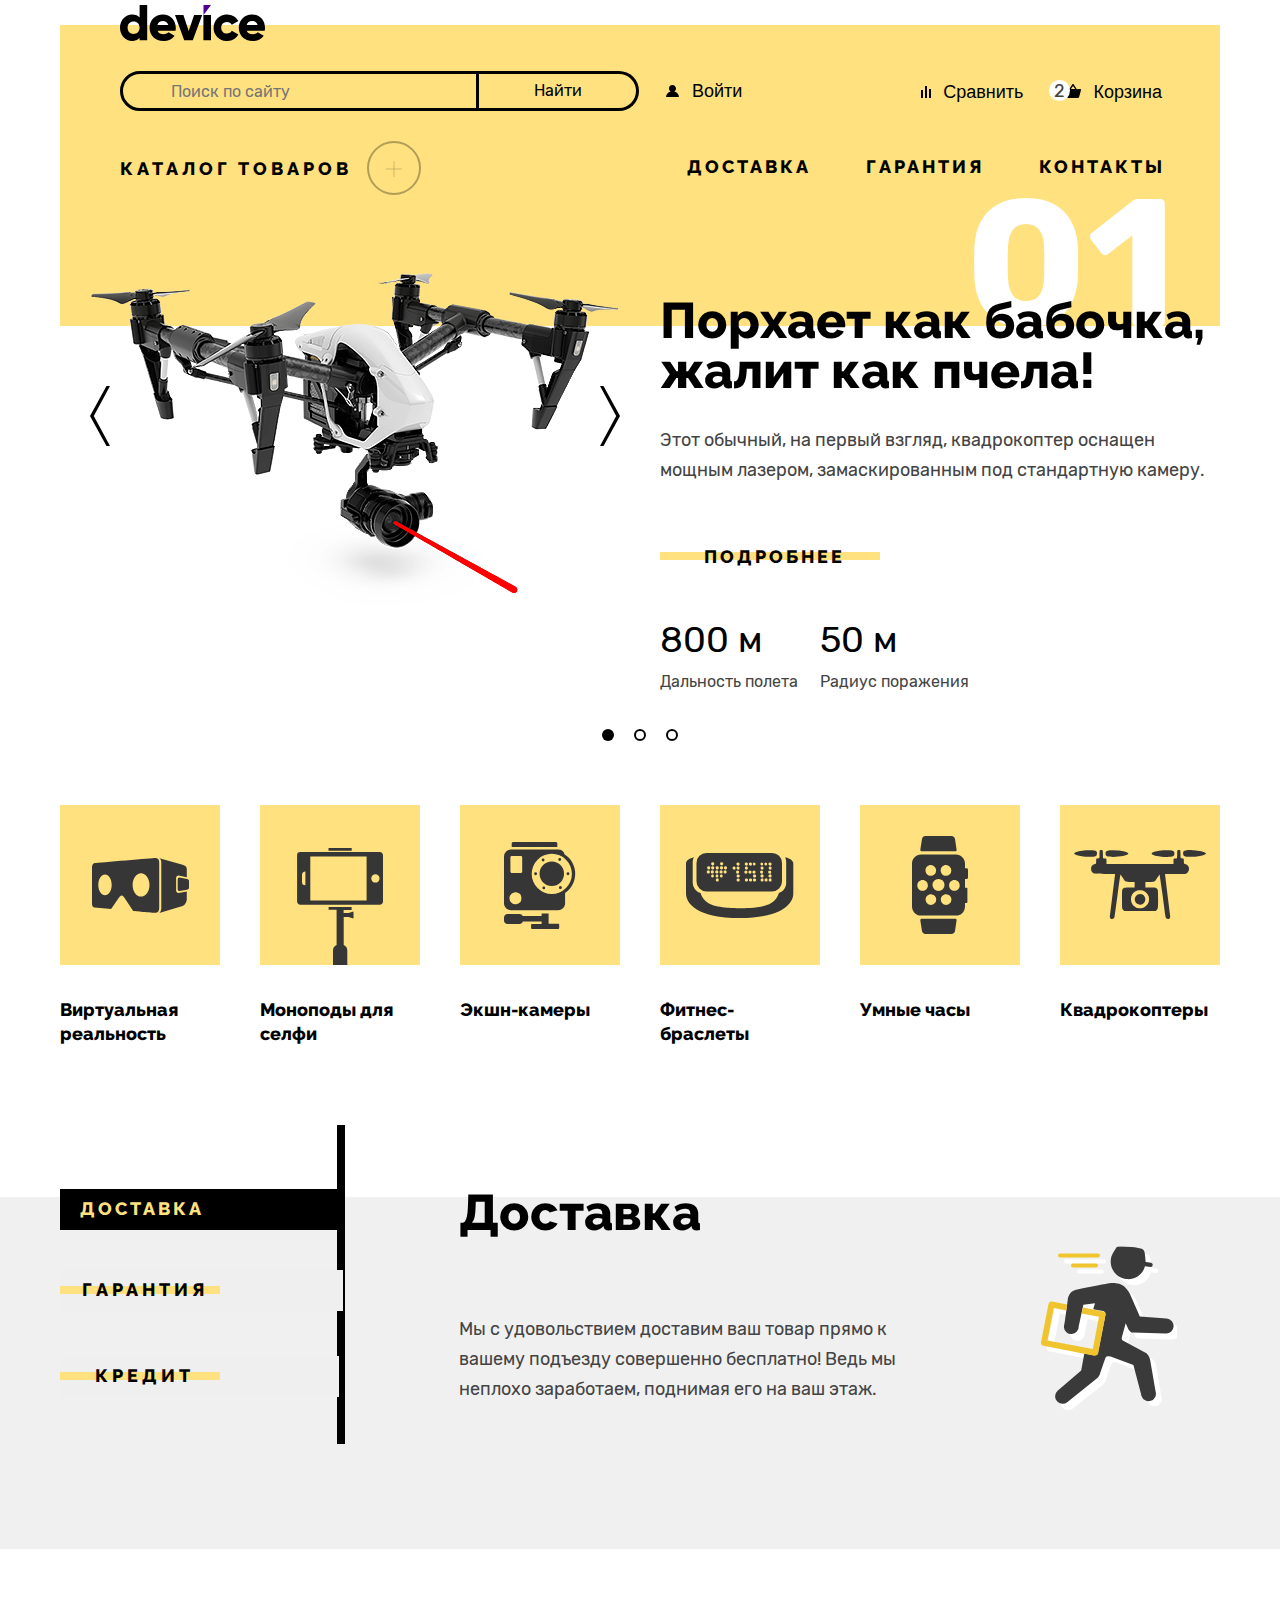
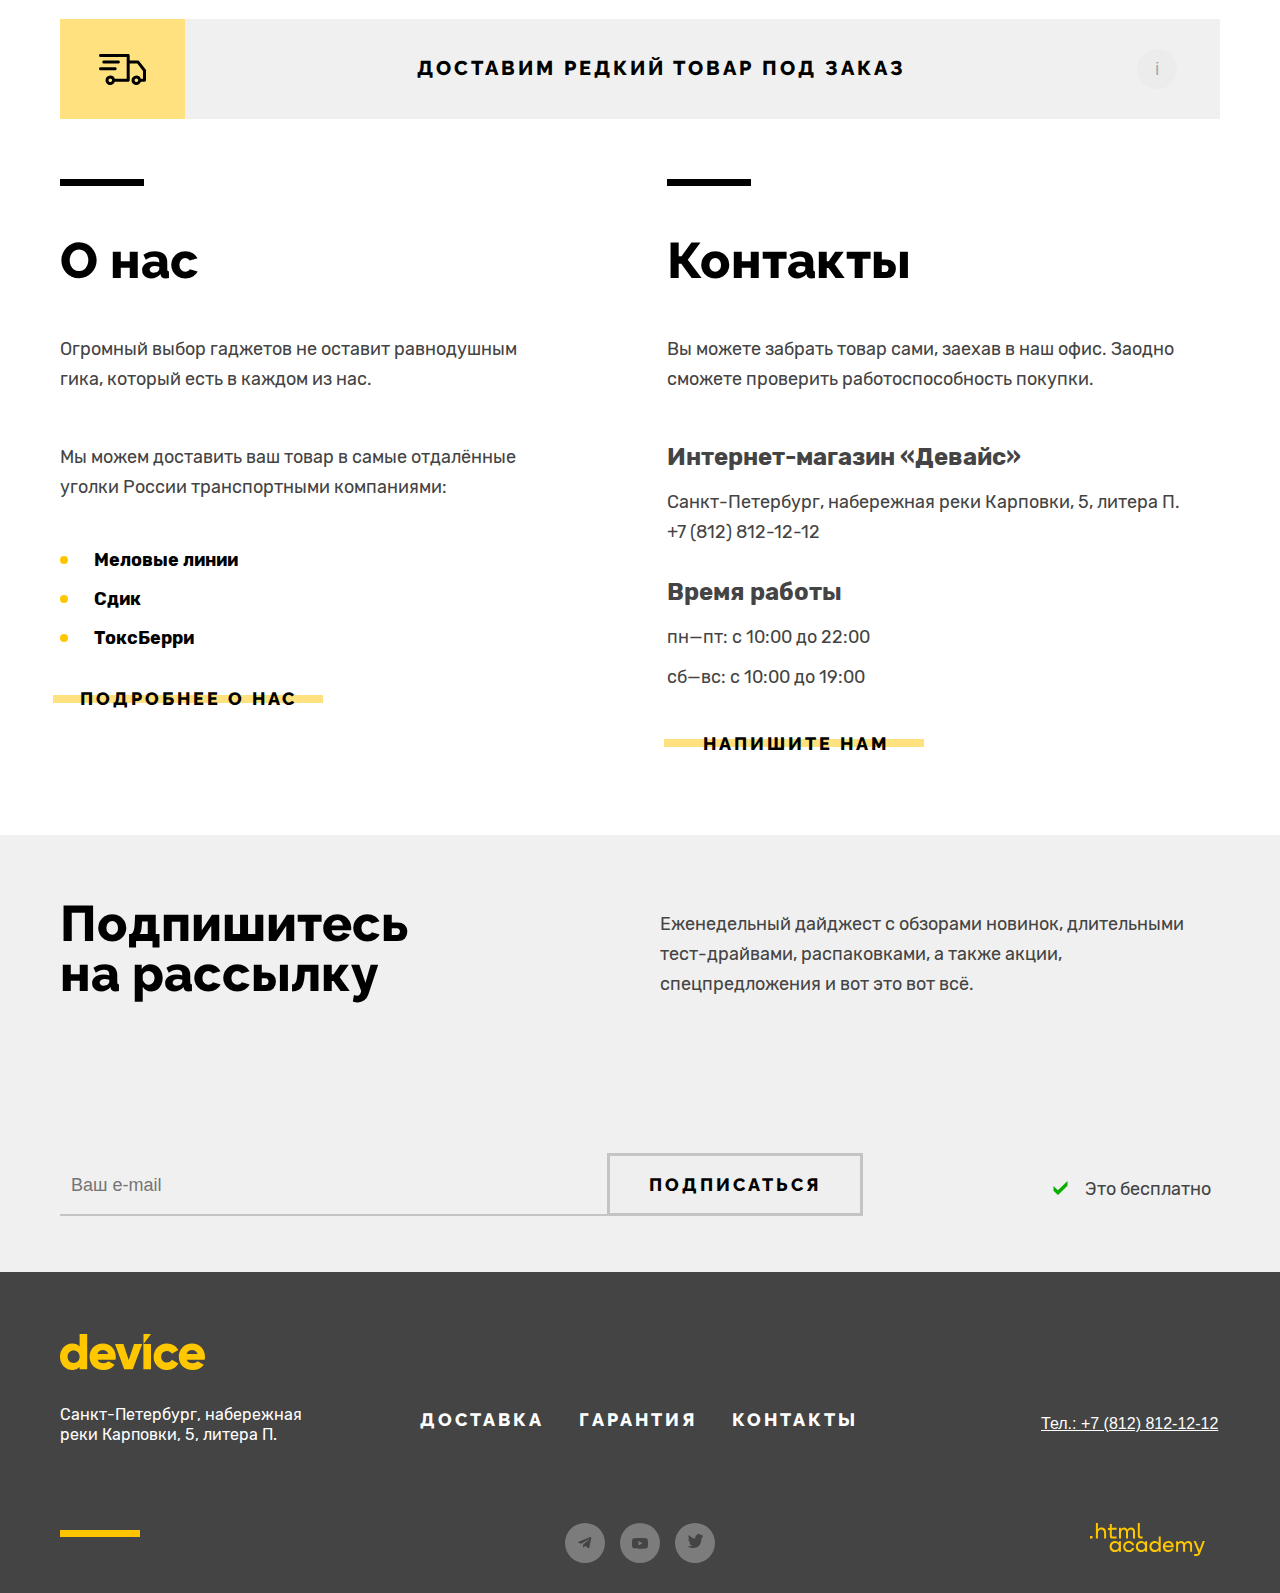
<file: index.html>
<!DOCTYPE html>
<html lang="ru">
  <head>
    <meta charset="utf-8">
    <title>HTML Academy: Девайс</title>
    <link rel="stylesheet" href="styles/styles.css">
    <link rel="icon" type="image/png" sizes="32x32" href="images/favicon.png">
  </head>
  <body>
  <div class="page-container">
   <div class="up">
    <a class="up-link" href="#"><svg class="device-logo" width="145" height="36" fill="none" xmlns="http://www.w3.org/2000/svg"><path d="M27.2 0v35.3h-7.6v-2.4a9.5 9.5 0 0 1-7.5 3.1C5.5 36 0 30.2 0 22.7 0 15.2 5.5 9.4 12.1 9.4c3.4 0 6 1.2 7.5 3.1V0h7.6zm-7.6 22.7c0-3.8-2.5-6.2-6-6.2s-6 2.4-6 6.2c0 3.8 2.5 6.2 6 6.2 3.5-.1 6-2.4 6-6.2zM43.7 29.2c2.1 0 3.8-.8 4.8-1.9l6.1 3.5a13 13 0 0 1-11 5.2c-8.6 0-14-5.8-14-13.3C29.6 15.2 35 9.4 43 9.4c7.4 0 12.8 5.7 12.8 13.3 0 1.1 0 2.1-.3 3H37.6c1 2.6 3.3 3.5 6.1 3.5zm4.6-9.1c-.8-2.9-3-4-5.4-4-2.9 0-4.8 1.4-5.5 4h11zM82.2 10.1l-9.4 25.2h-8.6L55 10.1h8.4l5.3 16 5.4-16h8.2zM83.5 10.1H91v25.2h-7.6V10.1zM93.7 22.7A13 13 0 0 1 107 9.4a13 13 0 0 1 11.4 6.5l-6.6 3.8c-1-1.8-2.7-2.8-5-2.8a5.5 5.5 0 0 0-5.6 5.8c0 3.5 2.4 5.8 5.7 5.8 2.2 0 4-1.1 4.9-2.8l6.6 3.8A12.8 12.8 0 0 1 107 36a13 13 0 0 1-13.4-13.3zM132.9 29.2c2 0 3.8-.8 4.8-1.9l6.1 3.5a13 13 0 0 1-11 5.2c-8.6 0-14-5.8-14-13.3a13 13 0 0 1 13.4-13.3c7.4 0 12.8 5.7 12.8 13.3 0 1.1-.1 2.1-.3 3h-18c1 2.6 3.4 3.5 6.2 3.5zm4.7-9.1c-.8-2.9-3.1-4-5.4-4-3 0-4.8 1.4-5.5 4h10.9z" fill="#000"/><path d="M83.5 0v10.1L91 0h-7.6z" fill="#510094"/></svg></a>
    <span class="visually-hidden">Логотип Девайс.</span>
  </div>
   <header class="page-header">
    <nav class="navigation">
      <div class="header-upper-container">
      <div class="form-button-container">
        <form class="search-field" action="https://echo.htmlacademy.ru/" method="get">
          <label class="field-container" for="field-one"><input class="field" id="field-one" placeholder="Поиск по сайту" type="search" name="search-field" required></label>
          <label class="search-button-container" for="search-one"><button class="search-button" id="search-one" type="submit">Найти</button></label>
        </form>
        <button class="login-button" type="button"><svg class="enter-icon" width="13" height="12" viewBox="0 0 13 12" fill="none" xmlns="http://www.w3.org/2000/svg"><path d="M0 12h13a6.3 6.3 0 0 0-4.7-5.5c1-.6 1.7-1.7 1.7-3C10 1.6 8.4 0 6.5 0A3.5 3.5 0 0 0 3 3.5c0 1.3.7 2.4 1.7 3A6.3 6.3 0 0 0 0 12Z" fill="#000"/></svg>Войти</button>
      </div>
        <div class="nav-buttons-container">
        <button class="compare-button" type="button"><svg class="comapare-icon" width="10" height="12" viewBox="0 0 10 12" fill="none" xmlns="http://www.w3.org/2000/svg"><path d="M6 0H4v12h2V0ZM2 4H0v8h2V4ZM10 3H8v9h2V3Z" fill="#000"/></svg>Сравнить</button>
        <button class="basket-button" type="button"><svg class="basket-icon" width="16" height="14" viewBox="0 0 16 14" fill="none" xmlns="http://www.w3.org/2000/svg"><path d="m15.3 5-3.5.2L8.6.3C8.5.1 8.2 0 8 0c-.2 0-.5.1-.6.3L4.2 5.2H.7c-.4 0-.7.3-.7.7v.2l1.9 6.8c.2.7.7 1.1 1.4 1.1h9.4c.7 0 1.2-.4 1.4-1.1L16 6v-.2c0-.4-.3-.8-.7-.8ZM8 1.9l2.2 3.2H5.9L8 1.9Z" fill="#000"/></svg>Корзина</button>
        <div class="nav-two-icon">2</div>
        <!--
        <div class="popover">
         <div class="popover-product-container">
          <ul class="popover-product-list">
            <li class="popover-product-item"><img class="product-one-image" width="39" height="43" src="images/main/product-one-small.png" alt="Любительская селфи-палка."></li>
            <li class="popover-product-item product-item-text">Любительская селфи-палка</li>
            <li class="popover-product-item"><button class="popover-close-button-one" type="button"></button></li>
          </ul>
          <ul class="popover-product-list">
            <li class="popover-product-item"><img class="product-one-image" width="39" height="43" src="images/main/product-two-small.png" alt="Профессиональная селфи-палка."></li>
            <li class="popover-product-item product-item-text">Профессиональная селфи-палка</li>
            <li class="popover-product-item"><button class="popover-close-button-two" type="button"></button></li>
          </ul>
         </div>
         <div class="result-container">
          <p class="quantity-product">Товаров: 2</p>
          <p class="price-popover">Сумма: 2000 ₽</p>
         </div>
         <button class="open-busket-button" type="button">Открыть корзину</button>
        </div>
      -->
        </div>
        </div>
      <div class="header-lower-container">
        <div class="catalog-menu-container">
          <button class="catalog-toggler-title-button" type="button">Каталог товаров</button>
          <span class="visually-hidden">Всплывающее меню.</span>
          <a class="catalog-link" href="catalog.html"><div class="catalog-toggler-icon"></div></a>
          <ul class="catalog-list-inner">
            <li class="catalog-list-index-item">Виртуальная реальность</li>
            <li class="catalog-list-index-item">Фитнес-браслеты</li>
            <li class="catalog-list-index-item">Квадрокоптеры</li>
            <li class="catalog-list-index-item">Моноподы для селфи</li>
            <li class="catalog-list-index-item">Умные часы</li>
            <li class="catalog-list-index-item">Экшн-камеры</li>
            <li class="catalog-list-index-item">Виртуальная реальность</li>
            <li class="catalog-list-index-item">Фитнес-браслеты</li>
            <li class="catalog-list-index-item">Квадрокоптеры</li>
            <li class="catalog-list-index-item">Моноподы для селфи</li>
            <li class="catalog-list-index-item">Умные часы</li>
            <li class="catalog-list-index-item">Экшн-камеры</li>
          </ul>
        </div>
        <ul class="header-menu-list">
          <li class="header-menu-item"><a class="header-menu-link" href="#">Доставка</a></li>
          <li class="header-menu-item"><a class="header-menu-link" href="#">Гарантия</a></li>
          <li class="header-menu-item"><a class="header-menu-link" href="#">Контакты</a></li>
        </ul>
      </div>
    </nav>
   </header>
   <main class="main-container">
   <section class="slider">
    <button class="left-arrow-button" type="button"><span class="visually-hidden">Пролистывание влево.</span><svg width="20" height="60" viewBox="0 0 20 60" fill="none" xmlns="http://www.w3.org/2000/svg"><path d="M20 60h-3.5L0 30 16.5 0H20L3.8 30 20 60Z" fill="#000"/></svg></button>
    <img class="copter-img" width="560" height="560" src="images/main/slider-one.png" alt="Квадрокоптер.">
    <button class="right-arrow-button" type="button"><span class="visually-hidden">Пролистывание вправо.</span><svg width="20" height="60" viewBox="0 0 20 60" fill="none" xmlns="http://www.w3.org/2000/svg"><path d="M0 0h3.5L20 30 3.5 60H0l16.2-30L0 0Z" fill="#000"/></svg></button>
    <div class="slider-container">
    <div class="slider-description-container">
      <p class="numbers">01</p>
      <h2 class="slider-description-title">Порхает как бабочка, жалит как пчела!</h2>
      <p class="slider-description">Этот обычный, на первый взгляд, квадрокоптер оснащен мощным лазером, замаскированным под стандартную камеру.</p>
      <button class="detail-button" type="button">Подробнее</button>
    </div>
    <div class="specifications">
      <span class="range-metre">800 м</span>
      <span class="range-metre">50 м</span>
      <p class="range">Дальность полета</p>
      <p class="range">Радиус поражения</p>
    </div>
    <div class="slider-points">
      <a class="point-link" href="#"><span class="visually-hidden">Первая карточка товара.</span><div class="point-1"></div></a>
      <a class="point-link" href="#"><span class="visually-hidden">Вторая карточка товара.</span><div class="point-2"></div></a>
      <a class="point-link" href="#"><span class="visually-hidden">Третья карточка товара.</span><div class="point-3"></div></a>
    </div>
    </div>
   </section>
   <!--
   <div class="slider-hidden">
   <section class="slider">
    <button class="arrow-button" type="button"><span class="visually-hidden">Пролистывание влево.</span><svg class="left-arrow-icon" width="20" height="60" viewBox="0 0 20 60" fill="none" xmlns="http://www.w3.org/2000/svg"><path d="M20 60h-3.5L0 30 16.5 0H20L3.8 30 20 60Z" fill="#000"/></svg></button>
    <img class="copter-img bracelet-img" width="560" height="560" src="images/main/slider-two.png" width="560" height="560" alt="Фитнес-браслет.">
    <button class="arrow-button" type="button"><span class="visually-hidden">Пролистывание вправо.</span><svg class="right-arrow-icon" width="20" height="60" viewBox="0 0 20 60" fill="none" xmlns="http://www.w3.org/2000/svg"><path d="M0 0h3.5L20 30 3.5 60H0l16.2-30L0 0Z" fill="#000"/></svg></button>
    <div class="slider-container">
    <div class="slider-description-container">
      <p class="numbers">02</p>
      <h2 class="slider-description-title">Худеем правильно!</h2>
      <p class="slider-description">Мотивирующие фитнес-браслеты помогут найти в себе силы не пропускать занятия и соблюдать диету.</p>
      <button class="detail-button" type="button">Подробнее</button>
    </div>
    <div class="specifications-bracelet">
      <span class="range-metre time">48 часов</span>
      <p class="range description">Без подзарядки</p>
    </div>
    </div>
   </section>
   </div>
   <div class="slider-hidden">
    <section class="slider">
     <button class="arrow-button" type="button"><span class="visually-hidden">Пролистывание влево.</span><svg class="left-arrow-icon" width="20" height="60" viewBox="0 0 20 60" fill="none" xmlns="http://www.w3.org/2000/svg"><path d="M20 60h-3.5L0 30 16.5 0H20L3.8 30 20 60Z" fill="#000"/></svg></button>
     <img class="copter-img stick-img" width="560" height="560" src="images/main/slider-three.png" width="560" height="560" alt="Селфи-палки.">
     <button class="arrow-button" type="button"><span class="visually-hidden">Пролистывание вправо.</span><svg class="right-arrow-icon" width="20" height="60" viewBox="0 0 20 60" fill="none" xmlns="http://www.w3.org/2000/svg"><path d="M0 0h3.5L20 30 3.5 60H0l16.2-30L0 0Z" fill="#000"/></svg></button>
     <div class="slider-container">
     <div class="slider-description-container">
       <p class="numbers">03</p>
       <h2 class="slider-description-title">Делай селфи, как Бен Стиллер! </h2>
       <p class="slider-description">Самая длинная палка для селфи доступна в нашем магазине. Восемь (Восемь, Карл!) метров длиной и весом всего 5 кг.</p>
       <button class="detail-button" type="button">Подробнее</button>
     </div>
     <div class="specifications-stick">
      <span class="range-metre">8,5 м</span>
      <span class="range-metre weight">5 кг</span>
      <span class="range-metre material">Карбон</span>
      <p class="range">Длина палки</p>
      <p class="range weight">Вес палки</p>
      <p class="range material">Материал</p>
     </div>
     </div>
    </section>
    </div>
    -->
   <section class="categories">
    <div class="categories-container">
      <ul class="categories-list">
        <li class="categories-item">
          <a class="categories-item-link" href="#">
          <div class="square">
          <span class="visually-hidden">Очки виртуальной реальности.</span>
          <svg width="160" height="160" fill="none" xmlns="http://www.w3.org/2000/svg"><path d="M116.1 85.6V73c0-1.3 1-2.4 2.4-2.4l8.3 1.6V64c0-2.3-1.7-3.4-4.2-4.2l-23.2-6.6c1.6 1.4 1.9 2 1.9 4.4v45.2c0 2.3-.5 4-2 5.2l23.3-7c2.4-1 4.2-4.3 4.2-6.6v-8l-8.3 1.6c-1.3 0-2.4-1-2.4-2.4z" fill="#363636"/><path d="M127.1 74l-7.6-1.5c-1 0-1.8.9-1.8 1.9v9.9c0 1 .8 1.8 1.8 1.8l7.6-1.4c1.2-.4 1.9-.9 1.9-1.9v-7c0-1-.8-1.5-1.9-1.8zM99.2 57.5c0-5.1-4.3-4.5-4.3-4.5s-57 4.7-60 5.1c-3 .5-2.9 4.4-2.9 4.4v36.3c0 3.8 2.6 3.8 2.6 3.8l16.5 1.4 8.1-11.7s1.1-1.8 2.5-1.8 2.4 1.8 2.4 1.8l9.1 13.6s19 1.9 22.5 1.9c3.7 0 3.5-5 3.5-5V57.4zM45 90.2c-3.7 0-6.7-4.6-6.7-10.3 0-5.7 3-10.3 6.7-10.3s6.7 4.6 6.7 10.3c0 5.7-3 10.3-6.7 10.3zM81 91.6c-4.6 0-8.4-5.2-8.4-11.7 0-6.4 3.8-11.7 8.4-11.7 4.7 0 8.5 5.3 8.5 11.7 0 6.5-3.8 11.7-8.5 11.7z" fill="#363636"/></svg>
          </div>
          <p class="categories-text">Виртуальная реальность</p></a></li>
        <li class="categories-item">
          <a class="categories-item-link" href="#">
          <div class="square">
          <span class="visually-hidden">Моноподы для селфи.</span>
          <svg width="160" height="160" fill="none" xmlns="http://www.w3.org/2000/svg"><path d="M119.8 47H40.3a3.2 3.2 0 0 0-3.2 3.2v46.4c0 1.8 1.5 3.2 3.2 3.2h79.5c1.8 0 3.2-1.4 3.2-3.2V50.2c0-1.8-1.4-3.2-3.2-3.2zM45.4 80.2h-.2A3.2 3.2 0 0 1 42 77v-7.2c0-1.8 1.4-3.2 3.2-3.2h.2v13.6zm61.2 15.2H50.3v-44h56.3v44zm8.8-17.8a4.1 4.1 0 1 1 0-8.3 4.1 4.1 0 0 1 0 8.3zM91.7 43H68.5v2.8h23.2V43zM83.6 107.9v-3h8V102H68.6v2.8h8V140a6 6 0 0 0-3.6 5.6V160h14.3v-14.3a6 6 0 0 0-3.6-5.6v-28h4.8l5 1.3v-6.8l-5 1.3h-4.8z" fill="#363636"/></svg>
          </div>
          <p class="categories-text">Моноподы для селфи</p></a></li>
        <li class="categories-item">
          <a class="categories-item-link" href="#">
          <div class="square">
          <span class="visually-hidden">Экшн-камеры.</span>
          <svg width="72" height="87" fill="none" xmlns="http://www.w3.org/2000/svg"><path d="M53.3 1.5C53.3.8 52.8 0 52 0H9c-.7 0-1.3.8-1.3 1.5V5h45.6V1.5zM54.2 81.8h-9.6V71.4h-7V74H18.8a3.5 3.5 0 0 0-3.2-2.1h-12c-2 0-3.6 1.6-3.6 3.5v3c0 2 1.6 3.5 3.6 3.5h12c1.5 0 2.8-.9 3.3-2.3h18.7v2.3h-9.5c-.5 0-1 .4-1 1V86c0 .5.5 1 1 1h26.1c.5 0 1-.5 1-1v-3.2c0-.6-.5-1-1-1zM60.7 12.4a7 7 0 0 0-6.8-5H7.1a7 7 0 0 0-7.1 7v46.9c0 3.9 3.3 7 7.1 7H54c3.9 0 7.1-3.1 7.1-7V50.9a23.2 23.2 0 0 0-.3-38.5zM12.2 62.2a6 6 0 1 1 0-11.9 6 6 0 0 1 0 11.9zm6-32.7c0 .8-.6 1.5-1.4 1.5h-9c-.7 0-1.4-.7-1.4-1.5V15.4c0-.8.7-1.4 1.4-1.4h9c.8 0 1.4.6 1.4 1.4v14.1zM47.8 52a20 20 0 1 1 0-40.2 20 20 0 0 1 0 40.2z" fill="#363636"/><path d="M47.8 44a12.2 12.2 0 1 0 0-24.5 12.2 12.2 0 0 0 0 24.5zM31.6 33.2a1.4 1.4 0 1 0 0-2.9 1.4 1.4 0 0 0 0 2.9zM64 33.2a1.4 1.4 0 1 0 0-2.9 1.4 1.4 0 0 0 0 2.9zM39.1 19.4a1.4 1.4 0 1 0 0-2.8 1.4 1.4 0 0 0 0 2.8zM56.4 47a1.4 1.4 0 1 0 0-3 1.4 1.4 0 0 0 0 3zM55.7 19a1.4 1.4 0 1 0 0-2.9 1.4 1.4 0 0 0 0 2.9zM39.8 47.3a1.4 1.4 0 1 0 0-2.8 1.4 1.4 0 0 0 0 2.8z" fill="#363636"/></svg>
          </div><p class="categories-text">Экшн-камеры</p></a></li>
        <li class="categories-item">
          <a class="categories-item-link" href="#">
          <div class="square">
          <span class="visually-hidden">Фитнес-браслеты.</span>
          <svg width="108" height="66" fill="none" xmlns="http://www.w3.org/2000/svg"><path d="M99 5c.7 1.5 1.2 3.2 1.2 4.9v21c0 4.7-3.1 8.6-7.3 10-1.3 4-3.7 7.8-8 10.4-8.7 5.3-31.1 4.9-31.2 4.9-.1 0-22.5.4-31.2-4.9a18.7 18.7 0 0 1-8-10.3 10.5 10.5 0 0 1-7.8-10V9.9c0-1.7.4-3.3 1.1-4.7C4.2 6.2 0 7.9 0 11.4v30C0 51.7 11.8 66 53.7 66c41.8 0 53.6-14.2 53.6-24.5v-30c0-3.6-4.6-5.5-8.3-6.3z" fill="#363636"/><path d="M20.6 39.5H86a10 10 0 0 0 10-10.1V10.9a10 10 0 0 0-10-10H20.6a10 10 0 0 0-10.1 10v18.5a10 10 0 0 0 10 10zm63-29a1.6 1.6 0 1 1 0 3.1 1.6 1.6 0 0 1 0-3.1zm0 4a1.6 1.6 0 1 1 .1 3.1 1.6 1.6 0 0 1 0-3zm0 4a1.6 1.6 0 1 1 .1 3.2 1.6 1.6 0 0 1 0-3.2zm0 3.9a1.6 1.6 0 1 1 0 3.1 1.6 1.6 0 0 1 0-3.1zm0 4a1.6 1.6 0 1 1 .1 3.1 1.6 1.6 0 0 1 0-3zm-4-16a1.6 1.6 0 1 1 0 3.2 1.6 1.6 0 0 1 0-3.1zm0 16a1.6 1.6 0 1 1 0 3.1 1.6 1.6 0 0 1 0-3zm-4-16a1.6 1.6 0 1 1 0 3.2 1.6 1.6 0 0 1 0-3.1zm0 4.1a1.6 1.6 0 1 1 0 3.1 1.6 1.6 0 0 1 0-3zm0 4a1.6 1.6 0 1 1 0 3.2 1.6 1.6 0 0 1 0-3.2zm0 3.9a1.6 1.6 0 1 1 0 3.1 1.6 1.6 0 0 1 0-3.1zm0 4a1.6 1.6 0 1 1 0 3.1 1.6 1.6 0 0 1 0-3zm-7.6-16a1.6 1.6 0 1 1 0 3.2 1.6 1.6 0 0 1 0-3.1zm0 8.1a1.6 1.6 0 1 1 0 3.2 1.6 1.6 0 0 1 0-3.2zm0 4a1.6 1.6 0 1 1 0 3 1.6 1.6 0 0 1 0-3zm0 4a1.6 1.6 0 1 1 0 3 1.6 1.6 0 0 1 0-3zm-4-16a1.6 1.6 0 1 1 0 3.1 1.6 1.6 0 0 1 0-3.1zm0 8a1.6 1.6 0 1 1 0 3.2 1.6 1.6 0 0 1 0-3.2zm0 8a1.6 1.6 0 1 1 0 3 1.6 1.6 0 0 1 0-3zm-4.1-16a1.6 1.6 0 1 1 0 3.1 1.6 1.6 0 0 1 0-3.1zm0 4a1.6 1.6 0 1 1 0 3.1 1.6 1.6 0 0 1 0-3zm0 4a1.6 1.6 0 1 1 0 3.2 1.6 1.6 0 0 1 0-3.2zm0 8a1.6 1.6 0 1 1 0 3 1.6 1.6 0 0 1 0-3zm-8.3-16a1.6 1.6 0 1 1 0 3.1 1.6 1.6 0 0 1 0-3.1zm0 4a1.6 1.6 0 1 1 0 3.1 1.6 1.6 0 0 1 0-3zm0 4a1.6 1.6 0 1 1 0 3.2 1.6 1.6 0 0 1 0-3.2zm0 4a1.6 1.6 0 1 1 0 3 1.6 1.6 0 0 1 0-3zm0 4a1.6 1.6 0 1 1 0 3 1.6 1.6 0 0 1 0-3zm-4-12a1.6 1.6 0 1 1 0 3.1 1.6 1.6 0 0 1 0-3zm-8.5-.2a1.6 1.6 0 1 1 0 3.1 1.6 1.6 0 0 1 0-3.1zm0 4a1.6 1.6 0 1 1 0 3.2 1.6 1.6 0 0 1 0-3.2zm-4-8a1.6 1.6 0 1 1 0 3 1.6 1.6 0 0 1 0-3zm0 4a1.6 1.6 0 1 1 0 3.1 1.6 1.6 0 0 1 0-3.1zm0 4a1.6 1.6 0 1 1 0 3.2 1.6 1.6 0 0 1 0-3.2zm0 4a1.6 1.6 0 1 1 0 3.2 1.6 1.6 0 0 1 0-3.1zm-4.3-8a1.6 1.6 0 1 1 0 3.1 1.6 1.6 0 0 1 0-3.1zm0 4a1.6 1.6 0 1 1 0 3.2 1.6 1.6 0 0 1 0-3.2zm0 4a1.6 1.6 0 1 1 0 3.2 1.6 1.6 0 0 1 0-3.1zm0 4.1a1.6 1.6 0 1 1 0 3.1 1.6 1.6 0 0 1 0-3zm-4.5-16.1a1.6 1.6 0 1 1 0 3.1 1.6 1.6 0 0 1 0-3.1zm0 4a1.6 1.6 0 1 1 0 3.1 1.6 1.6 0 0 1 0-3.1zm0 4a1.6 1.6 0 1 1 0 3.2 1.6 1.6 0 0 1 0-3.2zm0 4a1.6 1.6 0 1 1 0 3.2 1.6 1.6 0 0 1 0-3.1zm-4-8a1.6 1.6 0 1 1 0 3.1 1.6 1.6 0 0 1 0-3.1zm0 4a1.6 1.6 0 1 1 0 3.2 1.6 1.6 0 0 1 0-3.2z" fill="#363636"/></svg>
          </div><p class="categories-text">Фитнес-браслеты</p></a></li>
        <li class="categories-item">
          <a class="categories-item-link" href="#">
          <div class="square">
          <span class="visually-hidden">Умные часы.</span>
          <svg width="57" height="98" fill="none" xmlns="http://www.w3.org/2000/svg"><path d="M54.5 32.2H53v-4.6c0-5.1-4.1-9.2-9.1-9.2H9.1c-5 0-9.1 4.1-9.1 9.2v42.8c0 5 4 9.2 9 9.2H44c5 0 9-4.1 9-9.2V67h1.6c.4 0 .8-.3.8-.8V52.5c0-.5-.4-.8-.8-.8H53v-8.8h1.5c.8 0 1.5-.7 1.5-1.5v-7.7c0-.8-.7-1.5-1.5-1.5zM34 29.1a5.3 5.3 0 0 1 0 10.7c-3 0-5.3-2.4-5.3-5.4 0-3 2.4-5.3 5.3-5.3zm-15.2 0a5.3 5.3 0 0 1 0 10.7c-2.9 0-5.3-2.4-5.3-5.4 0-3 2.4-5.3 5.3-5.3zM5.3 49.4c0-3 2.4-5.4 5.3-5.4 3 0 5.3 2.4 5.3 5.4 0 3-2.4 5.4-5.3 5.4-3 0-5.3-2.4-5.3-5.4zm13.6 19.5c-2.9 0-5.3-2.4-5.3-5.4 0-3 2.4-5.3 5.3-5.3a5.3 5.3 0 0 1 0 10.7zm1.5-20a6 6 0 0 1 6-6 6 6 0 0 1 6.1 6 6 6 0 0 1-6 6.2 6 6 0 0 1-6-6.1zm13.7 20c-3 0-5.3-2.4-5.3-5.4 0-3 2.4-5.3 5.3-5.3a5.3 5.3 0 0 1 0 10.7zm8.3-14.1c-3 0-5.3-2.4-5.3-5.4 0-3 2.4-5.4 5.3-5.4 3 0 5.3 2.4 5.3 5.4 0 3-2.4 5.4-5.3 5.4zM9.6 15.3h33.7c.9 0 1.5-.7 1.3-1.5L43 3c-.2-1.6-1.8-3-3.5-3h-26A3.7 3.7 0 0 0 10 3L8.3 13.8c0 .8.5 1.5 1.3 1.5zM43.3 82.7H9.6c-.8 0-1.4.7-1.3 1.5L10 95c.2 1.6 1.8 3 3.5 3h26c1.7 0 3.3-1.4 3.5-3l1.6-10.8c.2-.8-.4-1.5-1.3-1.5z" fill="#363636"/></svg>
          </div><p class="categories-text">Умные часы</p></a></li>
        <li class="categories-item">
          <a class="categories-item-link" href="#">
          <div class="square">
          <span class="visually-hidden">Квадрокоптеры.</span>
          <svg width="133" height="70" fill="none" xmlns="http://www.w3.org/2000/svg"><path d="M12 .3C6.6.7 1.9 1.9.7 2.9c-.7.6-.7.6-.3 1.2.7.7 3.8 1.6 7.3 2.2 4 .7 12.5.7 13.7 0 1.2-.6 1.6-1.3 1.6-3 0-1.5-.6-2.3-2.2-2.8C19.3.2 15 0 12.1.3zM25.8.5c-.2.3-.3 2.1-.3 4.1 0 4 .2 3.8-2.2 4h-1l-.3 5.1-1.2.3c-2.5.6-4 2.6-3.7 5.3 0 1.9 1 3.3 2.5 4 1.1.6 1.5.6 11.3.6 5.5 0 10.1 0 10.2.2l-2.6 20.6-2.7 21.7c0 1.6.8 2.6 2.3 2.6 1.3 0 2-.6 2.4-1.9l3-21.8c1.5-11.5 2.8-20.9 3-20.9l2.1 3.2c3 4.6 2.4 4.3 7.6 4.3h4.4v5.6h-5.1c-4.8.2-5.2.2-6 .7-1.5 1.1-1.5 1.4-1.5 11 0 9.5 0 9.8 1.5 11l.8.7h31.4l.8-.7c1.5-1.2 1.6-1.5 1.6-11 0-9.6 0-9.9-1.7-11-.6-.5-1.1-.5-5.8-.6l-5.2-.1v-5.6h4.4c5.2 0 4.7.3 7.6-4.3 1.1-1.8 2.1-3.2 2.2-3.2l3 20.9c1.5 11.5 2.8 21.3 3 21.8.3 1.3 1 2 2.3 2 1.5 0 2.4-1.1 2.3-2.7l-2.7-21.7A903 903 0 0 1 91 24.1c0-.1 4.6-.2 10.1-.2 9.8 0 10.2 0 11.3-.5 1.5-.8 2.4-2.2 2.6-4.1a4.7 4.7 0 0 0-3.8-5.3l-1.2-.3-.3-5-1-.2c-2.3-.1-2.2.2-2.2-3.9l-.2-4.1c-.3-.4-.6-.5-1.4-.5-.6 0-1.3.1-1.4.3-.2.2-.3 1.5-.3 4 0 2.4-.1 3.7-.4 3.9-.1.2-.9.3-1.6.3-1.6 0-1.7 0-1.7 3V14h-67v-2.3c0-3 0-3.1-1.7-3.1-.7 0-1.4-.1-1.6-.3-.2-.2-.3-1.5-.3-4 0-2.4-.1-3.7-.3-3.9-.2-.2-.8-.3-1.5-.3-.8 0-1.1.1-1.3.5zm42.8 40.1c3 1 5.4 3.4 6.2 6.2a11 11 0 0 1-.3 5.8c-.7 1.8-2.7 4-4.6 4.9-1.3.6-1.7.7-3.9.7s-2.6 0-4-.7c-1.8-1-3.8-3-4.5-5a11 11 0 0 1-.3-5.7 9.6 9.6 0 0 1 6.1-6.2c2-.6 3.3-.6 5.3 0z" fill="#363636"/><path d="M63.8 44.4c-2 1-3.5 3.7-3 5.8a5.4 5.4 0 0 0 8 3.7c2-1.2 3-3.6 2.4-5.8a5.4 5.4 0 0 0-5.2-4.2c-.6 0-1.6.3-2.2.5zM36 .2c-3.8.6-4.4 1-4.4 3.4 0 1.8.4 2.4 2.2 3 1.6.4 7.2.5 10.5 0C51.3 6 55.7 4.2 54 3c-1.2-.9-4.9-1.8-9-2.4a66 66 0 0 0-9-.3zM89.5.3c-6.3.5-11.9 2-11.9 3.1 0 1.8 7.9 3.5 15.7 3.5 5.8 0 7.1-.6 7.1-3.3 0-1.8-.6-2.6-2.3-3-1.7-.5-5.7-.6-8.6-.3zM112.8.3c-1.8.2-3 .8-3.5 1.5-.3.7-.3 2.9.2 3.5 1 1.4 1.7 1.5 7 1.5 3.7 0 5.9-.1 8-.5 3.5-.6 6.5-1.5 7.2-2.2.5-.6.5-.6-.3-1.2-1.3-1.1-6-2.2-11.9-2.6-3.4-.3-4.5-.3-6.7 0z" fill="#363636"/></svg>
          </div><p class="categories-text">Квадрокоптеры</p></a></li>
      </ul>
    </div>
   </section>
   <section class="opportunities">
    <div class="opportunities-all">
    <div class="opportunities-container">
      <ul class="opportunities-list">
        <li class="opportunities-item-added"><button class="opportunities-item-added-button" type="button">Доставка</button></li>
        <li class="opportunities-item"><button class="opportunities-item-button" type="button">Гарантия</button></li>
        <li class="opportunities-item-credit"><button class="opportunities-item-credit-button" type="button">Кредит</button></li>
      </ul>
    </div>
    <div class="opportunities-description-container">
      <h2 class="opportunities-description-title">Доставка</h2>
      <p class="opportunities-description">Мы с удовольствием доставим ваш товар прямо к вашему подъезду совершенно бесплатно! Ведь мы неплохо заработаем, поднимая его на ваш этаж.</p>
      <svg class="opportunities-icon" width="136" height="165" fill="none" xmlns="http://www.w3.org/2000/svg"><g clip-path="url(#clip0_39306_288)"><path d="M93.1 39.3c8.2 0 15-5.6 17-13l5.4.7h.3a2.2 2.2 0 0 0 .3-4.2l-5.5-.9v-.1-.5s-.5-6.6-1-9.3c-.7-2.7-2.6-3.3-2.6-3.3-9.8-2.2-19.8-2.4-22.4-2.4-2.6 0-3.2 1.3-3.2 1.3l-3.1 5-.2.4a17.5 17.5 0 0 0 15.1 26.2zM131.5 78.6l-26.7-2.2-9.3-21.1s-.4-2.8-6-8.5c-5.5-5.7-16.8-3.4-16.8-3.4S49 48 41 49.7c-7.9 1.9-8.2 10-8.2 10l-.6 4.4-15.2-3a3 3 0 0 0-3.5 2.5l-7.4 38.2a3 3 0 0 0 2.4 3.5l51.2 10h.3-1.3l-9.4-2-3 17.2-23.6 20.4a7.4 7.4 0 1 0 9.8 11l29.6-23.5c1.9-1.6 2.8-3.9 2.8-3.9s4.5-14 5.8-16.9c.8-2 4.9-1 4.9-1l22.9 8.6 7.6 29c0 .7.2 1.3.5 1.8a7.4 7.4 0 0 0 14-4.5c-.8-5-4.5-27-5.5-31.8-1-5.4-4.6-7-4.6-7l-22.7-12.3c-1.3-.7-1-2.7-1-2.7l3.9-14.4 2.8 5.9s1.6 3.3 4 3.4l33.4.8a7.4 7.4 0 0 0 .6-14.8zM60.1 63.3l-1.8 5.9 10 2-20.3-4 .5-2.5 11.6-1.4zm-2.2 45.5L12.6 100l6.2-32.4 12.6 2.5-1.7 11.5-.6 4.5v1.2a7.4 7.4 0 1 0 14.7-1l3-13.3L64 76.5 58 108.8zM25 17.5h38a2 2 0 0 0 2-2c0-1-.8-2-2-2H25a2 2 0 0 0-2 2c0 1.1 1 2 2 2zM38 23.5a2 2 0 0 0-2 2c0 1.1 1 2 2 2h23a2 2 0 0 0 2-2 2 2 0 0 0-2-2H38z" fill="#fff"/><path d="M87.1 33.2c8.1 0 15-5.5 16.9-13l5.5.8h.3a2.2 2.2 0 0 0 .3-4.3l-5.5-.8v-.1-.6s-.5-6.5-1.1-9.2c-.6-2.7-2.6-3.3-2.6-3.3C91.2.5 81.2.3 78.6.3c-2.6 0-3.2 1.3-3.2 1.3l-3.1 5-.3.3a17.5 17.5 0 0 0 15.1 26.2zM125.5 72.5l-26.7-2.1-9.3-21.1s-.4-2.8-6-8.5C78 35 66.7 37.4 66.7 37.4S42.8 41.9 35 43.7c-7.9 1.9-8.2 9.9-8.2 9.9l-3 22L23 80v.2l-.1 1a7.4 7.4 0 1 0 14.8-1l4.7-21.5 11.6-1.4-1.8 5.9 9.9 1.9a3 3 0 0 1 2.4 3.5L57 106.8a3 3 0 0 1-3 2.5H54l-1.3-.1-9.4-1.8-3.1 17-23.6 20.4a7.4 7.4 0 1 0 9.9 11.1l29.6-23.6a11 11 0 0 0 2.7-3.8s4.6-14 5.8-17c.9-2 5-1 5-1l22.8 8.6 7.7 29.1c0 .6.2 1.2.4 1.8a7.4 7.4 0 0 0 14.1-4.5l-5.5-31.8c-1.1-5.4-4.6-7-4.6-7L81.8 94.4c-1.4-.8-1-2.8-1-2.8l3.9-14.3 2.7 5.9s1.7 3.2 4.1 3.4l33.4.8a7.4 7.4 0 0 0 .6-14.9z" fill="#3A3A3A"/><path d="M54 109.6h.2a3 3 0 0 0 3-2.4L64.5 69a3 3 0 0 0-2.4-3.5l-20.2-4-1.3 6L58 70.7 51.8 103 6.5 94.4 12.8 62l12.5 2.4.9-5.9-15.2-3A3 3 0 0 0 7.5 58L0 96.2a3 3 0 0 0 2.3 3.5l51.2 10h.4z" fill="#F0C42E"/><path d="M59 9.5c0 1-.9 2-2 2H19a2 2 0 0 1-2-2c0-1.1 1-2 2-2h38a2 2 0 0 1 2 2zM57 19.5c0 1-.9 2-2 2H32a2 2 0 0 1-2-2c0-1.1 1-2 2-2h23a2 2 0 0 1 2 2z" fill="#F0C52E"/></g><defs><clipPath id="clip0_39306_288"><path fill="#fff" transform="translate(0 .5)" d="M0 0h136v164H0z"/></clipPath></defs></svg>
    </div>
    <div class="opportunities-description-container opportunities-description-container-hidden">
      <h2 class="opportunities-description-title">Гарантия</h2>
      <p class="opportunities-description">Если из-за возгорания купленного у нас товара у вас сгорит дом — не переживайте, мы выдадим вам новый. Товар, не дом, конечно же.</p>
      <svg class="opportunities-icon" width="171" height="195" viewBox="0 0 171 195" fill="none" xmlns="http://www.w3.org/2000/svg"><g clip-path="url(#a)"><path d="M77.7 174.6 65 159a6.9 6.9 0 0 0-5.6-2.7 12 12 0 0 0-5.5 1.6l-5.5 2.7a19 19 0 0 1-9.3-6.3c-3.3-3.8-3.2-9-3-11l5.8-6c3.1-2.7 2.5-6.5 1.3-8.4l-.3-.3L28.4 110c-1-1.3-2.5-2-4.2-2-2.9 0-5.9 2-6.8 2.6C6.6 118.4 6 125.2 5.8 126v.8a88.6 88.6 0 0 0 35.5 58.5l2.9 2.3a25.5 25.5 0 0 0 16.5 6.4c2.4 0 4.5-.4 6.1-1.2 4.4-2 9.4-8 10.9-9.7 2.5-3.1 1.3-6.6.2-8.3l-.2-.2Zm-13.9 12c-.5.1-1.6.4-3 .4-1.6 0-7.1-.3-12-4.6l-3.2-2.6A82 82 0 0 1 13 126.1c.2-1 1.8-4.9 8.6-9.7.6-.5 1.5-1 2.1-1.2l13.5 17-7.5 7.6-.2 1c-.1.5-2 10.4 4.5 18a24.8 24.8 0 0 0 14.6 8.8l1 .2 7.7-3.8.2-.2a5.3 5.3 0 0 1 2.2-.6A1632.3 1632.3 0 0 0 72 178.8c-2.6 3.1-6.2 6.7-8.3 7.7ZM137.8 65.8c5.6-5.2 7.2-12 5-20.8a2.5 2.5 0 0 0-4-1.2l-8.2 7.4a9 9 0 0 1-4.5-5.4l6.8-6.7c1-1 1-2.4.1-3.4l-.2-.2-.7-.6c-.1 0-4-2-8.8-2-4.7 0-8.8 1.8-12 5.5-6 7-4.5 15-3.5 18.4l-3.5 3.5L94 51.1l4.7-3.3-20-13.7L68 44.7l13.7 20L85 60l9.2 10.3-3.3 3.3c-1.5-.5-3.9-1-6.7-1-5.4 0-10.2 2.1-14 6.3-.2.3-6.5 8.2-2.7 18.6a2.5 2.5 0 0 0 4 1l8.3-7.2c1.3.6 3.6 2 4.7 6l-7.4 7.4a2.5 2.5 0 0 0 1.2 4.2c.1 0 2.7.6 6.2.6 6.8 0 12-2.2 15.2-6.5a21 21 0 0 0 4-13.1L120 106l.2.2c1.5 1.2 4.3 2.7 7.5 2.7 2.2 0 4.6-.8 6.8-2.8l5.5-5.6h.1c5-5.4 2.3-11.8.1-14.4l-17-17c1.1.2 2.2.3 3.4.3 4.9 0 8.7-1.3 11.3-3.7ZM84.6 52l-2.8 4-7.3-10.7 4.8-4.7 10.6 7.2-4 2.8 14.8 13.3-4 4 1.1-1.1L84.6 52ZM98 85.5c.1.3 2.6 7.7-2.3 14.5-2.8 3.8-7.8 4.6-11.4 4.5l4.7-4.7c.6-.6.8-1.4.7-2.2C88 87.4 80 86 79.7 86c-.7 0-1.5.1-2 .6L71.5 92c-.6-5.5 2.4-9.4 2.7-9.9 2.7-3 6.1-4.5 10.1-4.5 3.6 0 6.3 1.2 6.3 1.2 1 .4 2 .2 2.8-.5l19-19c.7-.8 1-1.8.5-2.8 0 0-3.5-8.3 2.2-14.9 2.2-2.5 5-3.8 8.2-3.8 1.2 0 2.4.2 3.4.4l-5 5c-.6.6-.9 1.3-.8 2.1 1 8.3 9 11 9.3 11.2.9.3 1.8 0 2.5-.5l6-5.5c.4 4.9-1 8.6-4.3 11.7-2 1.9-5.3 2.3-7.8 2.3-3.7 0-7-.9-7-1-.8-.1-1.8.1-2.4.7L98.7 83c-.7.7-.9 1.7-.6 2.6Zm5.5 1.8Zm-.2-1ZM136.5 97l-5.5 5.5c-3.2 3-6.9.4-7.5-.1l-18.7-18.7 15-15-2 2 18.6 18.7c.5.6 3.1 4.3.1 7.6Zm-15.2-28Zm-.8-.2Z" fill="#fff"/><path d="M104.2 6a66 66 0 0 0-8.6 131.3v26.2s57.5-21.2 72-73.6l.2-.8.3-1.3.2-.8a66 66 0 0 0-64.1-81Zm57.3 79.4v.2l-.2.5-.3 1.2v.4l-.1.3a98 98 0 0 1-38.5 52.4c-7.4 5.5-14.5 9.5-19.8 12.2v-21.5l-6-.8a59 59 0 1 1 65-44.9Z" fill="#fff"/><path d="M54.6 188c-2.8 0-10-.6-16.6-6.4l-2.8-2.3c-9.5-7.4-29-22.8-35.5-58.5v-.8c0-.8.7-7.6 11.6-15.4.9-.6 4-2.5 6.8-2.5 1.7 0 3.2.6 4.1 1.9L37 122.5l.2.3c1.2 2 1.9 5.7-1.2 8.4l-6 6c0 2-.1 7.2 3.2 11a19 19 0 0 0 9.3 6.3l5.4-2.7c.7-.4 3-1.6 5.6-1.6 2.2 0 4.2 1 5.5 2.7l12.7 15.7.1.2c1.1 1.7 2.3 5.2-.2 8.3a41 41 0 0 1-10.8 9.7c-1.6.8-3.7 1.2-6.1 1.2ZM6.7 120.1a82 82 0 0 0 32.8 53.7l3.1 2.6c5 4.3 10.4 4.6 12 4.6 1.5 0 2.6-.3 3-.5 2.2-1 5.8-4.6 8.3-7.7a1646.5 1646.5 0 0 1-12.5-15.6c-.8 0-1.8.5-2.1.6l-.2.2-7.7 3.8-1-.2c-1.4-.2-8.4-1.5-14.6-8.8a23 23 0 0 1-4.6-18l.2-1 7.6-7.5-13.5-17c-.7.2-1.5.6-2.2 1-6.8 4.9-8.3 8.9-8.6 9.8Z" fill="#3A3A3A"/><path d="M78.4 103.5c-3.4 0-6-.6-6.1-.6a2.5 2.5 0 0 1-1.3-4.2l7.4-7.5c-1-3.8-3.3-5.3-4.6-6l-8.3 7.3a2.5 2.5 0 0 1-4-1A19.6 19.6 0 0 1 64.2 73c3.8-4.2 8.6-6.4 14-6.4 2.8 0 5.2.6 6.7 1.1l16.7-16.8c-1-3.4-2.4-11.5 3.6-18.4 3.1-3.7 7.3-5.6 12-5.6 4.8 0 8.6 2 8.8 2.1l.7.6.2.2c.9 1 .8 2.5-.1 3.4l-6.8 6.7a9 9 0 0 0 4.4 5.4l8.2-7.4a2.5 2.5 0 0 1 4.1 1.2c2.2 8.8.5 15.6-5 20.8-2.6 2.4-6.3 3.7-11.2 3.7-2.8 0-5.4-.4-6.9-.8L97.1 79.4C98 82.6 98.8 90 93.7 97c-3.1 4.3-8.4 6.5-15.3 6.5Zm-.2-5c3.7 0 8.7-.7 11.4-4.5 5-6.8 2.5-14.2 2.4-14.5-.3-.9-.1-2 .6-2.6L111 58.2c.6-.6 1.5-.8 2.4-.6 0 0 3.3.9 7 .9 2.4 0 5.8-.4 7.8-2.3 3.3-3.1 4.7-6.8 4.3-11.7l-6 5.5c-.7.6-1.7.8-2.5.5-.4-.1-8.3-2.9-9.3-11.2-.1-.8.1-1.5.7-2l5-5c-1-.3-2.1-.5-3.3-.5-3.3 0-6 1.3-8.2 3.8-5.7 6.6-2.2 14.8-2.2 15 .4.9.2 2-.5 2.7l-19 19c-.8.7-1.9 1-2.8.5 0 0-2.8-1.3-6.3-1.3-4 0-7.4 1.6-10.1 4.6-.4.5-3.3 4.4-2.8 10l6.2-5.5c.6-.5 1.3-.7 2-.6.4 0 8.3 1.4 10.1 11.6.2.8 0 1.6-.6 2.2l-4.8 4.7Z" fill="#F0C42E"/><path d="m79 54 9.2 10.3 3.5-3.5L78.4 46l-2.7 4-7.3-10.7 4.7-4.7 10.7 7.2-4 2.8 14.8 13.3 3.5-3.6L88 45.1l4.7-3.3-20-13.7-10.7 10.6 13.8 20 3.2-4.7ZM117.1 63.3l-3.5-.6-2 2.1 18.7 18.7c.5.6 3.1 4.3 0 7.6l-5.4 5.5c-3.2 3-6.9.4-7.6-.1L98.7 77.8 97 79.4c.3 1 .5 2.6.6 4.5l16.2 16.2.2.2c1.5 1.2 4.3 2.7 7.4 2.7 2.3 0 4.6-.8 6.9-2.8l5.5-5.6c5.1-5.4 2.4-11.8.2-14.4l-17-17Z" fill="#3A3A3A"/><path d="M98 7a59 59 0 0 1 57.4 72.4v.2a36.4 36.4 0 0 1-.5 1.7v.4l-.2.3a98 98 0 0 1-38.5 52.4c-7.4 5.5-14.4 9.5-19.7 12.2v-21.5l-6.1-.8A59 59 0 0 1 98 7Zm0-7a66 66 0 0 0-8.5 131.3v26.2s57.4-21.2 72-73.6l.2-.8c0-.5.2-.9.3-1.3l.2-.8A66 66 0 0 0 98 0Z" fill="#3A3A3A"/></g><defs><clipPath id="a"><path fill="#fff" d="M0 0h171v195H0z"/></clipPath></defs></svg>
    </div>
    <div class="opportunities-description-container opportunities-description-container-hidden">
      <h2 class="opportunities-description-title">Кредит</h2>
      <p class="opportunities-description">Залезть в долговую яму стало проще! Кредитные консультанты подберут для вас наиболее выгодные условия кредита. Выгодные для банка, разумеется.</p>
      <svg class="opportunities-icon" width="156" height="189" viewBox="0 0 156 189" fill="none" xmlns="http://www.w3.org/2000/svg"><g clip-path="url(#a)"><path d="M141.3 84.1a14.8 14.8 0 1 0 0-29.5 14.8 14.8 0 0 0 0 29.5ZM89.1 140l-7 18-22.9 14.8A7.2 7.2 0 1 0 67 185L92.4 169c3.5-2 4-5 4-5l5-16-5.8-2.7c-5.7-2.6-6.5-5.3-6.5-5.3Z" fill="#fff"/><path d="M139.3 142s-1.1-3.9-4.6-5.2c-3.4-1.3-18-7.8-18-7.8l15.4-25.5s3.8-9-.4-13.5c-4.1-4.4-13.7-9.7-13.7-9.7h-7.5l15.8-26.8A12 12 0 0 0 122 37L72.6 7.9a12 12 0 0 0-16.4 4.3L9.2 92a12 12 0 0 0 4.2 16.5l49.4 29a12 12 0 0 0 16.4-4.2l23-38.9h8l-14.7 26.2s-5.1 9.2-.3 14.3c4.2 4.4 12.6 6.9 12.6 6.9l17.3 6.5 5 31.3a7.2 7.2 0 0 0 14.3-1.7l-5-36ZM18 100.7a3 3 0 0 1-1.1-4.1l47-79.8a3 3 0 0 1 4.2-1.1l11.5 6.8-50.1 85-11.5-6.8Zm53.5 28a3 3 0 0 1-4.2 1.1l-30-17.7 50-85 30.2 17.7a3 3 0 0 1 1 4.1L100 80.3h-8.8L71.3 94.7l-1.2 1a7.1 7.1 0 0 0 9 11l.5-.4 9.7-7.8-17.8 30.3Z" fill="#fff"/><path d="m49.2 6.4-47 79.9a12 12 0 0 0 4.2 16.4l49.4 29.1a12 12 0 0 0 16.4-4.2l47-79.9a12 12 0 0 0-4.2-16.4L65.6 2.2a12 12 0 0 0-16.4 4.2ZM10 90.8 57 11a3 3 0 0 1 4.2-1l11.5 6.7-50.1 85L11 95a3 3 0 0 1-1-4.2Zm101.6-47.6-47 79.8a3 3 0 0 1-4.1 1l-30.2-17.7 50.2-85 30 17.8a3 3 0 0 1 1.1 4Z" fill="#F0C42E"/><path d="M135.3 78.3a14.8 14.8 0 1 0 0-29.5 14.8 14.8 0 0 0 0 29.5ZM81.9 134.3 74.8 152l-22.8 15a7.2 7.2 0 1 0 7.6 12l25.5-15.9c3.5-2 4.2-5 4.2-5l4.8-16-5.7-2.7c-5.8-2.6-6.5-5.3-6.5-5.3ZM132 136.2s-1-3.9-4.5-5.2c-3.4-1.3-18-7.7-18-7.7l15.3-25.6s3.9-9-.3-13.5c-4.2-4.4-13.8-9.7-13.8-9.7H84L64 88.9 63 90a7.1 7.1 0 0 0 4.7 12.4c1.6 0 3-.5 4.2-1.3l.6-.5L87 88.6H103l-14.8 26.2s-5 9.2-.3 14.3c4.2 4.4 12.7 6.9 12.7 6.9l17.2 6.5 5.1 31.3a7.2 7.2 0 0 0 14.2-1.7l-5-36Z" fill="#3A3A3A"/></g><defs><clipPath id="b"><path fill="#fff" d="M0 .5h156v188H0z"/></clipPath></defs></svg>
    </div>
  </div>
   </section>
   <section class="delivery">
    <div class="delivery-container">
      <div class="delivery-sqare"><svg class="delivery-car" width="47" height="31" fill="none" xmlns="http://www.w3.org/2000/svg"><path d="M46.7 15.4l-6.5-8.2c-.3-.4-.7-.6-1.2-.6h-8.3V1.5C30.7.7 30 0 29.2 0H1.5C.7 0 0 .7 0 1.5S.7 3 1.5 3h26.2v21.7H15.8a4.7 4.7 0 0 0-4.5-3.3 4.9 4.9 0 0 0-4.8 4.8c0 2.6 2.2 4.8 4.8 4.8 2.1 0 3.9-1.4 4.5-3.3h13.4c.8 0 1.5-.7 1.5-1.5V9.6h7.6l5.7 7.3v7.9h-2.2a4.7 4.7 0 0 0-4.5-3.3 4.9 4.9 0 0 0-4.8 4.8c0 2.6 2.1 4.8 4.8 4.8 2.1 0 3.9-1.4 4.5-3.3h3.7c.8 0 1.5-.7 1.5-1.5v-9.9c0-.4-.1-.7-.3-1zM11.3 28c-1 0-1.8-.8-1.8-1.8s.8-1.8 1.8-1.8 1.8.8 1.8 1.8-.9 1.8-1.8 1.8zm26.1 0c-1 0-1.8-.8-1.8-1.8s.8-1.8 1.8-1.8 1.8.8 1.8 1.8-.9 1.8-1.8 1.8z" fill="#000"/><path d="M19.4 9.6c.8 0 1.5-.7 1.5-1.5s-.7-1.5-1.5-1.5H4.8c-.8 0-1.5.7-1.5 1.5S4 9.6 4.8 9.6h14.6zM17.7 14.7c0-.8-.7-1.5-1.5-1.5H1.5c-.8 0-1.5.7-1.5 1.5s.7 1.5 1.5 1.5h14.7c.8 0 1.5-.7 1.5-1.5z" fill="#000"/></svg></div>
      <p class="delivery-description">Доставим редкий товар под заказ</p>
      <div class="delivery-description-icon">i</div>
    </div>
   </section>
   <section class="information">
    <div class="about-us-container">
      <h3 class="about-us-title">О нас</h3>
      <p class="upper-description">Огромный выбор гаджетов не оставит равнодушным гика, который есть в каждом из нас.</p>
      <p class="lower-description">Мы можем доставить ваш товар в самые отдалённые уголки России транспортными компаниями:</p>
      <ul class="about-us-list">
        <li class="about-us-item"><div class="yellow-points"></div>Меловые линии</li>
        <li class="about-us-item"><div class="yellow-points"></div>Сдик</li>
        <li class="about-us-item"><div class="yellow-points"></div>ТоксБерри</li>
      </ul>
      <button class="more-about-us-button" type="button">Подробнее о нас</button>
    </div>
    <div class="contacts-container">
      <h3 class="contacts-title">Контакты</h3>
      <p class="contacts-description">Вы можете забрать товар сами, заехав в наш офис. Заодно сможете проверить работоспособность покупки.</p>
      <span class="shop-device">Интернет-магазин «Девайс»</span>
      <p class="shop-adress">Санкт-Петербург, набережная реки Карповки, 5, литера П.</p>
      <p class="shop-number">+7 (812) 812-12-12</p>
      <span class="shop-time">Время работы</span>
      <p class="weekdays-time">пн—пт: с 10:00 до 22:00</p>
      <p class="weekends-time">сб—вс: с 10:00 до 19:00</p>
      <button class="contact-us-button" type="button">Напишите нам</button>
    </div>
   </section>
   <section class="subscribe">
    <div class="subscribe-container">
    <div class="text-subscribe-container">
      <h4 class="subscribe-title">Подпишитесь на рассылку</h4>
      <p class="subscribe-text">Еженедельный дайджест с обзорами новинок, длительными тест-драйвами, распаковками, а также акции, спецпредложения и вот это вот всё.</p>
    </div>
    <div class="subscribe-form-container">
      <form class="subscribe-field" action="https://echo.htmlacademy.ru/" method="post">
        <input class="subscribe-place" placeholder="Ваш e-mail" type="email" name="subscribe-field" required>
        <button class="subscribe-button" type="submit">Подписаться</button>
      </form>
      <p class="subscribe-form-text"><svg class="subscribe-bird" width="15" height="14" viewBox="0 0 15 14" fill="none" xmlns="http://www.w3.org/2000/svg">
        <path d="M14.498 0L4.89805 9.3L0.498047 5V9.7L4.99805 14L14.498 4.7V0Z" fill="#08AF00"/>
        </svg>Это бесплатно</p>
    </div>
    </div>
  </section>
  </main>
   <footer class="page-footer">
    <div class="footer-all">
    <div class="footer-container">
      <a class="footer-logo-link" href="#"><span class="visually-hidden">Логоти Девайс.</span><svg class="footer-logo" width="145" height="36" fill="none" xmlns="http://www.w3.org/2000/svg"><path d="M27.2 0v35.3h-7.6v-2.4a9.5 9.5 0 0 1-7.5 3.1C5.5 36 0 30.2 0 22.7 0 15.2 5.5 9.4 12.1 9.4c3.4 0 6 1.2 7.5 3.1V0h7.6zm-7.6 22.7c0-3.8-2.5-6.2-6-6.2s-6 2.4-6 6.2c0 3.8 2.5 6.2 6 6.2 3.5-.1 6-2.4 6-6.2zM43.7 29.2c2.1 0 3.8-.8 4.8-1.9l6.1 3.5a13 13 0 0 1-11 5.2c-8.6 0-14-5.8-14-13.3C29.6 15.2 35 9.4 43 9.4c7.4 0 12.8 5.7 12.8 13.3 0 1.1 0 2.1-.3 3H37.6c1 2.6 3.3 3.5 6.1 3.5zm4.6-9.1c-.8-2.9-3-4-5.4-4-2.9 0-4.8 1.4-5.5 4h11zM82.2 10.1l-9.4 25.2h-8.6L55 10.1h8.4l5.3 16 5.4-16h8.2zM83.5 10.1H91v25.2h-7.6V10.1zM93.7 22.7A13 13 0 0 1 107 9.4a13 13 0 0 1 11.4 6.5l-6.6 3.8c-1-1.8-2.7-2.8-5-2.8a5.5 5.5 0 0 0-5.6 5.8c0 3.5 2.4 5.8 5.7 5.8 2.2 0 4-1.1 4.9-2.8l6.6 3.8A12.8 12.8 0 0 1 107 36a13 13 0 0 1-13.4-13.3zM132.9 29.2c2 0 3.8-.8 4.8-1.9l6.1 3.5a13 13 0 0 1-11 5.2c-8.6 0-14-5.8-14-13.3a13 13 0 0 1 13.4-13.3c7.4 0 12.8 5.7 12.8 13.3 0 1.1-.1 2.1-.3 3h-18c1 2.6 3.4 3.5 6.2 3.5zm4.7-9.1c-.8-2.9-3.1-4-5.4-4-3 0-4.8 1.4-5.5 4h10.9zM83.5 0v10.1L91 0h-7.6z" fill="#FFC700"/></svg></a>
      <p class="footer-adress-text">Санкт-Петербург, набережная реки Карповки, 5, литера П.</p>
      <ul class="footer-menu">
        <li class="footer-menu-item"><button class="footer-menu-item-button" type="button">Доставка</button></li>
        <li class="footer-menu-item"><button class="footer-menu-item-button" type="button">Гарантия</button></li>
        <li class="footer-menu-item"><button class="footer-menu-item-button" type="button">Контакты</button></li>
      </ul>
        <button class="footer-number-button" type="button">Тел.: +7 (812) 812-12-12</button>
      </div>
    <div class="footer-social-link-container">
      <div class="link-container"><span class="visually-hidden">Ссылка на телеграм.</span><a class="footer-social-link" href="https://t.me/htmlacademy"><svg width="14" height="12" viewBox="0 0 14 12" fill="none" xmlns="http://www.w3.org/2000/svg"><path d="M12.4 0 .6 4.7c-.8.4-.8.8-.1 1l3 1 7-4.5c.4-.2.7 0 .4.2l-5.7 5-.2 3.2c.3 0 .5-.1.6-.3l1.5-1.4 3 2.2c.6.3 1 .2 1.2-.5l2-9.5c.2-.8-.3-1.2-.9-1Z" fill="#444"/></svg></a></div>
      <div class="link-container"><span class="visually-hidden">Ссылка на ютуб.</span><a class="footer-social-link" href="https://www.youtube.com/user/htmlacademyru"><svg width="16" height="11" viewBox="0 0 16 11" fill="none" xmlns="http://www.w3.org/2000/svg"><path d="m15.7 1.7-.5-.9a2 2 0 0 0-1-.5C13 0 8 0 8 0 6 0 3.8 0 1.7.3L.8.8a2 2 0 0 0-.5.9A19.4 19.4 0 0 0 .3 9l.5.8c.3.3.6.5 1 .5 1.2.4 6.2.4 6.2.4l6.3-.3.9-.5.5-.9a19 19 0 0 0 0-7.3Zm-9.3 6V3l4.2 2.2-4.2 2.3Z" fill="#444"/></svg></a></div>
      <div class="link-container"><span class="visually-hidden">Ссылка на твиттер.</span><a class="footer-social-link" href="https://twitter.com/htmlacademy_ru"><svg width="15" height="15" viewBox="0 0 15 15" fill="none" xmlns="http://www.w3.org/2000/svg"><path d="M9.7.2c1.5-.5 2.6.3 3.2 1l1.7-.5a2 2 0 0 1-.8 1.6c.7.2 1.2-.4 1.2-.4-.1.9-.9 1.7-1.4 1.9-.2 6.3-2.8 10.4-8.9 10.3h-.4C4 14 .6 13.7 0 12.3c2 .2 3.4-.4 4.1-1.1-.8-.3-2.4-.4-2.6-2.8.3.2.5.3 1.1.2C1.5 7.8.3 7 .4 5c.3.3.9.5 1.2.4C1 5.3-.2 2.4.8.9c1.6 1.7 3.3 3.4 6.3 3.5.2-2.1 1-3.5 2.6-4.2Z" fill="#444"/></svg></a></div>
      <div class="link-container-icon"><span class="visually-hidden">Ссылка на сайт академии.</span><a class="footer-social-link-icon" href="https://htmlacademy.ru"><svg class="footer-social-link-image" width="115" height="33" viewBox="0 0 115 33" fill="none" xmlns="http://www.w3.org/2000/svg"><path d="M0 12.9v2.6h2.5v-2.6H0ZM11.6 4.5c-1.6 0-2.8.7-3.6 1.7h-.1V0h-2v15.5h2v-5.3c0-2.1 1.3-3.6 3.3-3.6 1.8 0 2.9 1.4 2.9 3.2v5.7h2V9.4c.1-3-1.8-4.9-4.5-4.9ZM26.6 4.8h-4.8V1.1h-2v3.8h-1.9v2h1.9v6c0 1.7 1 2.7 2.7 2.7h4.1v-2h-3.7c-.7 0-1.1-.4-1.1-1.1V6.8h4.8v-2ZM41.1 4.6c-1.6 0-2.9.8-3.5 2.1h-.1a3.7 3.7 0 0 0-3.4-2.1c-1.4 0-2.5.8-3.1 1.8h-.1V4.8H29v10.6h2V10c0-2 1-3.5 2.6-3.5 1.5 0 2.4 1 2.4 2.6v6.3h2V9.8c0-2.4 1.4-3.3 2.6-3.3 1.5 0 2.4 1 2.4 2.6v6.3h2V8.9c.1-2.5-1.4-4.3-3.9-4.3ZM47.8 12.7c0 1.7 1 2.7 2.8 2.7h2v-2h-1.7c-.7 0-1.1-.4-1.1-1.1V0h-2v12.7ZM28.9 19.7a4.9 4.9 0 0 0-3.9-1.8c-3.1 0-5.4 2.3-5.4 5.6s2.3 5.6 5.4 5.6c1.8 0 3-.8 3.8-1.9h.1v1.6h2V18.2h-2v1.5Zm-3.6 7.4a3.5 3.5 0 0 1-3.6-3.6c0-2 1.4-3.6 3.6-3.6s3.6 1.6 3.6 3.6c0 1.9-1.4 3.6-3.6 3.6ZM44.2 22c-.5-2.4-2.6-4.1-5.4-4.1a5.4 5.4 0 0 0-5.6 5.6c0 3.1 2.2 5.6 5.6 5.6 2.8 0 4.9-1.8 5.4-4.2h-2.1a3.4 3.4 0 0 1-3.3 2.3 3.5 3.5 0 0 1-3.6-3.6c0-2 1.4-3.6 3.6-3.6 1.6 0 2.8 1 3.3 2.2h2.1V22ZM55.1 19.7a4.9 4.9 0 0 0-3.9-1.8c-3.1 0-5.4 2.3-5.4 5.6s2.3 5.6 5.4 5.6c1.8 0 3-.8 3.8-1.9h.1v1.6h2V18.2h-2v1.5Zm-3.6 7.4a3.5 3.5 0 0 1-3.6-3.6c0-2 1.4-3.6 3.6-3.6s3.6 1.6 3.6 3.6c0 1.9-1.5 3.6-3.6 3.6ZM68.7 19.8a5 5 0 0 0-3.9-1.9c-3.1 0-5.4 2.3-5.4 5.6s2.2 5.6 5.4 5.6c1.7 0 3-.8 3.8-1.8h.1v1.5h2V13.4h-2v6.4Zm-3.6 7.3a3.5 3.5 0 0 1-3.6-3.6c0-2 1.4-3.6 3.6-3.6s3.6 1.6 3.6 3.6c-.1 2-1.5 3.6-3.6 3.6ZM78.3 17.9a5.4 5.4 0 0 0-5.5 5.6c0 3 2.1 5.6 5.5 5.6 2.5 0 4.5-1.3 5.2-3.6h-2.1c-.5 1-1.6 1.6-3 1.6-1.9 0-3.3-1.3-3.4-2.9h8.8c.2-3.6-2-6.3-5.5-6.3Zm0 1.9c1.7 0 3 1 3.3 2.6h-6.5a3.2 3.2 0 0 1 3.2-2.6ZM98.2 17.9a4 4 0 0 0-3.6 2h-.1c-.6-1.2-1.8-2-3.4-2-1.4 0-2.5.7-3.1 1.8v-1.5h-1.9v10.6h2v-5.4c0-2 1-3.4 2.6-3.5 1.5 0 2.4 1 2.4 2.6v6.3h2v-5.6c0-2.4 1.4-3.3 2.6-3.3 1.5 0 2.4 1 2.4 2.6v6.3h2v-6.5c.1-2.6-1.4-4.4-3.9-4.4ZM109.4 27l-3.6-8.9h-2.2l4.8 11.6c-.3.9-.7 1.2-1.7 1.2h-2.5v2h2.5c1.8 0 2.8-.8 3.5-2.6l4.7-12.2h-2.1l-3.4 8.9Z" fill="#FFC700"/></svg></a></div>
    </div>
    </div>
   </footer>
  </div>
  <div class="modal-container">
    <div class="modal modal-auth">
     <div class="modal-heading">
      <h1 class="modal-heading-title">Доставка под заказ</h1>
      <button class="modal-heading-close-button" type="button"><svg width="26" height="26" viewBox="0 0 26 26" fill="none" xmlns="http://www.w3.org/2000/svg"><path d="M26 2.4 23.6 0 13 10.6 2.4 0 0 2.4 10.6 13 0 23.6 2.4 26 13 15.4 23.6 26l2.4-2.4L15.4 13 26 2.4Z" fill="#000"/></svg></button>
     </div>
     <div class="modal-contacts">
      <div class="modal-name">
        <h2 class="modal-name-title">Ваше имя:</h2>
        <form class="modal-form" action="https://echo.htmlacademy.ru/" method="get">
          <input class="modal-name-field" placeholder="Введите имя" type="text" name="modal-field-name" required>
          <svg class="modal-name-icon" width="13" height="12" viewBox="0 0 13 12" fill="none" xmlns="http://www.w3.org/2000/svg"><path d="M0 12h13a6.3 6.3 0 0 0-4.7-5.5c1-.6 1.7-1.7 1.7-3C10 1.6 8.4 0 6.5 0A3.5 3.5 0 0 0 3 3.5c0 1.3.7 2.4 1.7 3A6.3 6.3 0 0 0 0 12Z" fill="#B3B3B3"/></svg>
        </form>
          <p class="modal-name-error">Добавьте имя</p>
      </div>
      <div class="modal-email">
        <h2 class="modal-email-title">Ваш e-mail:</h2>
        <form class="modal-form" action="https://echo.htmlacademy.ru/" method="get">
          <input class="modal-email-field" placeholder="почта" type="email" name="modal-field-email" required>
          <svg class="modal-email-icon" width="15" height="12" viewBox="0 0 15 12" fill="none" xmlns="http://www.w3.org/2000/svg"><path d="M7.6 8c-.4 0-.6-.1-1-.3L0 4v7c0 .6.4 1 .9 1h13.2c.6 0 .9-.4.9-1V4L8.5 7.7l-.9.3Zm6.5-8H.9C.4 0 0 .5 0 1v.8L7.5 6 15 1.8V1c0-.5-.4-1-.9-1Z" fill="#B3B3B3"/></svg>
        </form>
          <p class="modal-email-error">Забавный у вас адрес</p>
      </div>
     </div>
     <div class="modal-another">
      <div class="modal-thing">
        <h2 class="modal-thing-title">Что нужно привезти:</h2>
        <form class="modal-form" action="https://echo.htmlacademy.ru/" method="get">
          <input class="modal-thing-field" placeholder="В свободной форме" type="text" name="modal-field-thing" required>
        </form>
      </div>
      <div class="modal-quantity">
        <h2 class="modal-quantity-title">Количество:</h2>
        <div class="modal-quantity-icon">i</div>
        <div class="tooltip-container">
          <svg class="tooltip-icon" width="14" height="6" viewBox="0 0 14 6" fill="none" xmlns="http://www.w3.org/2000/svg"><path d="M14 6H0l7-6 7 6Z" fill="#000"/></svg>
          <p class="tooltip-text">Постараемся найти, сколько нужно. Привезём сколько получится по требованиям к провозу багажа.</p>
        </div>
        <input class="range-modal-input" type="number" value="1" name="modal-field-range" readonly>
        <svg class="minus-icon" width="16" height="2" viewBox="0 0 16 2" fill="none" xmlns="http://www.w3.org/2000/svg"><path d="M16 0H0v2h16V0Z" fill="#000"/></svg>
        <svg class="plus-icon" width="16" height="16" viewBox="0 0 16 16" fill="none" xmlns="http://www.w3.org/2000/svg"><path d="M16 7H9V0H7v7H0v2h7v7h2V9h7V7Z" fill="#000"/></svg>
      </div>
     </div>
     <button class="send-modal-button" type="button">Отправить</button>
    </div>
  </div>
  </body>
</html>
</file>
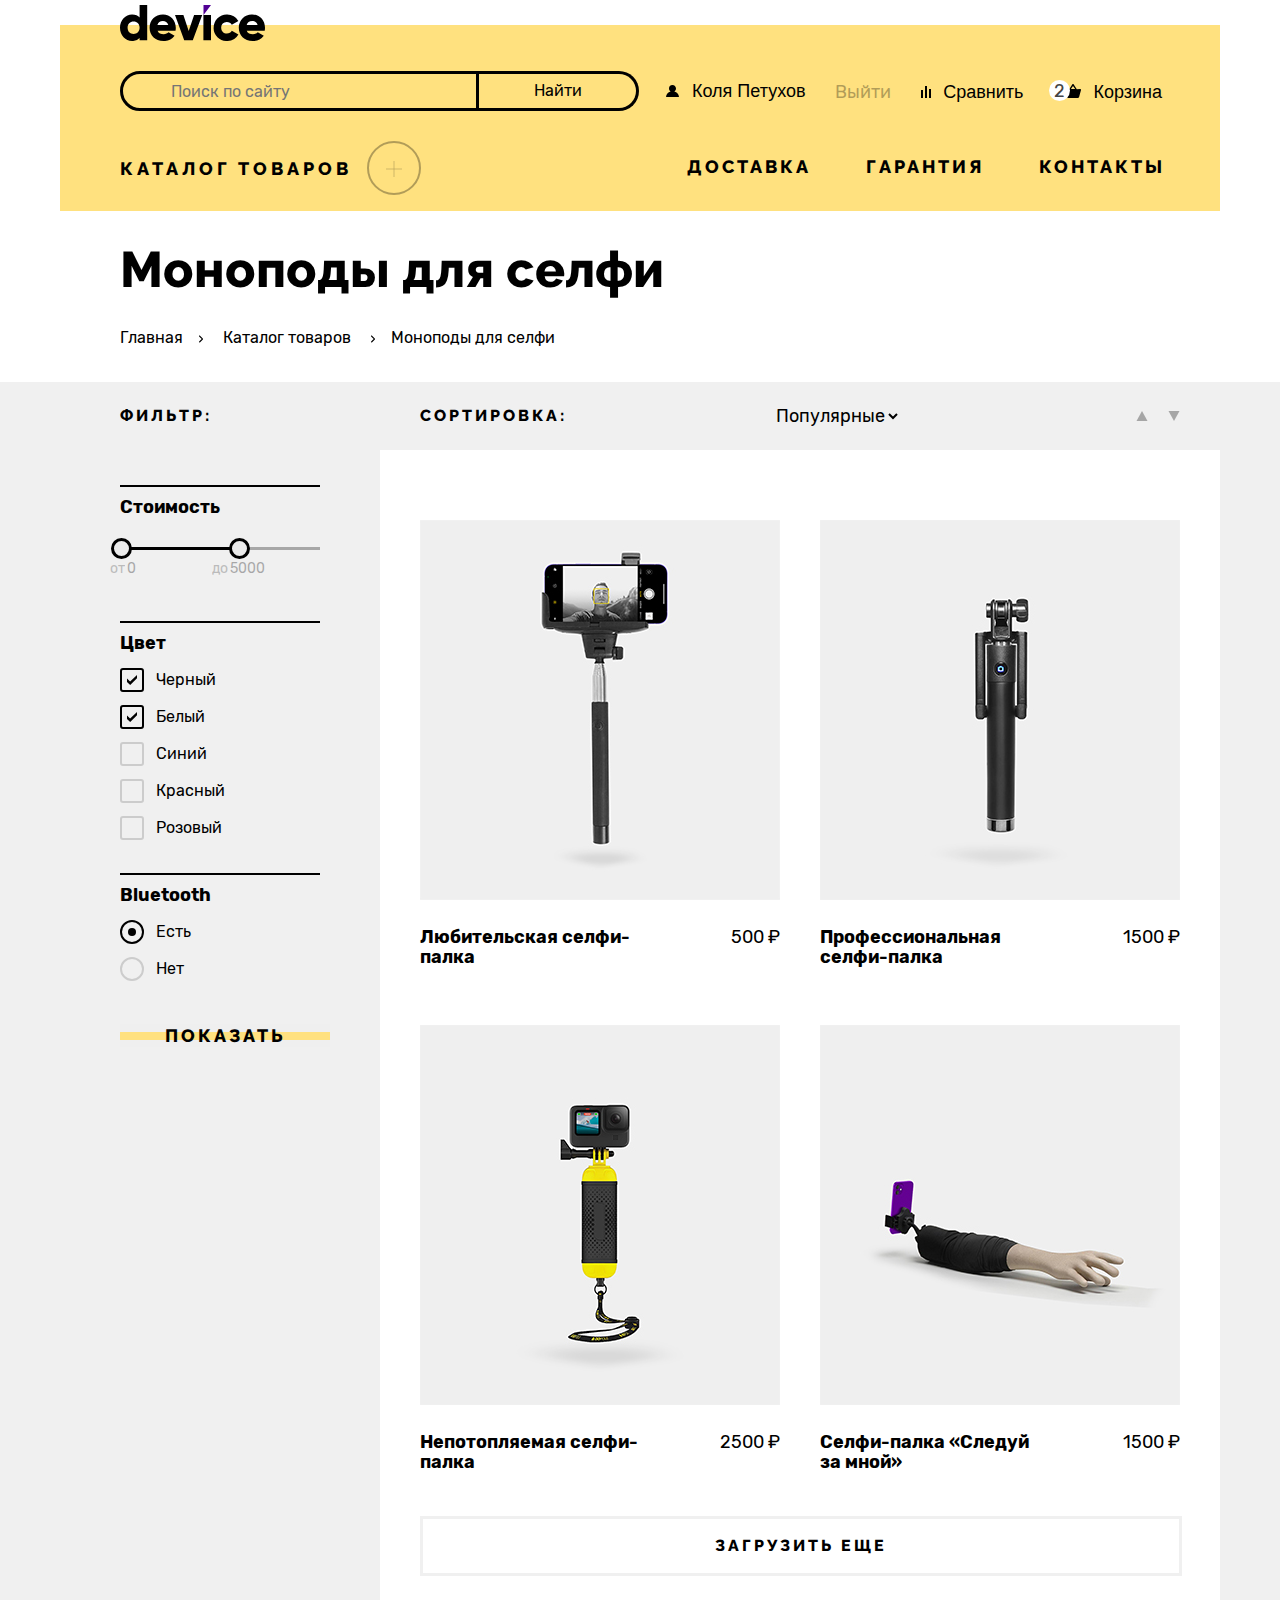
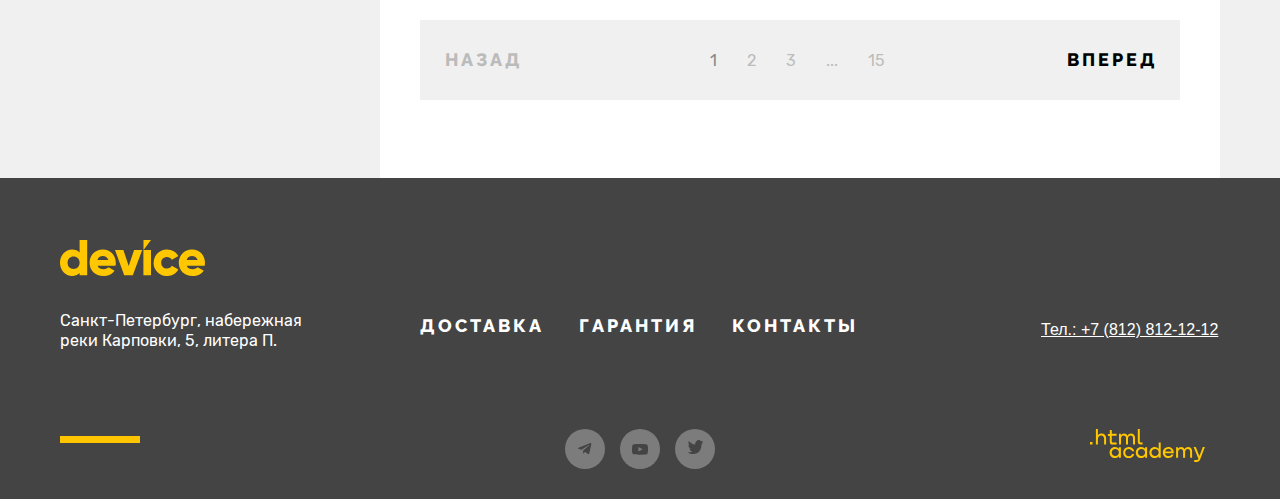
<file: catalog.html>
<!DOCTYPE html>
<html lang="ru">
  <head>
    <meta charset="utf-8">
    <title>HTML Academy: Девайс</title>
    <link rel="stylesheet" href="styles/styles.css">
    <link rel="icon" type="image/png" sizes="32x32" href="images/favicon.png">
  </head>
  <body>
    <div class="page-container">
      <div class="up">
       <span class="visually-hidden">Логотип Девайс.</span>
       <a class="up-link" href="#"><svg class="device-logo" width="145" height="36" fill="none" xmlns="http://www.w3.org/2000/svg"><path d="M27.2 0v35.3h-7.6v-2.4a9.5 9.5 0 0 1-7.5 3.1C5.5 36 0 30.2 0 22.7 0 15.2 5.5 9.4 12.1 9.4c3.4 0 6 1.2 7.5 3.1V0h7.6zm-7.6 22.7c0-3.8-2.5-6.2-6-6.2s-6 2.4-6 6.2c0 3.8 2.5 6.2 6 6.2 3.5-.1 6-2.4 6-6.2zM43.7 29.2c2.1 0 3.8-.8 4.8-1.9l6.1 3.5a13 13 0 0 1-11 5.2c-8.6 0-14-5.8-14-13.3C29.6 15.2 35 9.4 43 9.4c7.4 0 12.8 5.7 12.8 13.3 0 1.1 0 2.1-.3 3H37.6c1 2.6 3.3 3.5 6.1 3.5zm4.6-9.1c-.8-2.9-3-4-5.4-4-2.9 0-4.8 1.4-5.5 4h11zM82.2 10.1l-9.4 25.2h-8.6L55 10.1h8.4l5.3 16 5.4-16h8.2zM83.5 10.1H91v25.2h-7.6V10.1zM93.7 22.7A13 13 0 0 1 107 9.4a13 13 0 0 1 11.4 6.5l-6.6 3.8c-1-1.8-2.7-2.8-5-2.8a5.5 5.5 0 0 0-5.6 5.8c0 3.5 2.4 5.8 5.7 5.8 2.2 0 4-1.1 4.9-2.8l6.6 3.8A12.8 12.8 0 0 1 107 36a13 13 0 0 1-13.4-13.3zM132.9 29.2c2 0 3.8-.8 4.8-1.9l6.1 3.5a13 13 0 0 1-11 5.2c-8.6 0-14-5.8-14-13.3a13 13 0 0 1 13.4-13.3c7.4 0 12.8 5.7 12.8 13.3 0 1.1-.1 2.1-.3 3h-18c1 2.6 3.4 3.5 6.2 3.5zm4.7-9.1c-.8-2.9-3.1-4-5.4-4-3 0-4.8 1.4-5.5 4h10.9z" fill="#000"/><path d="M83.5 0v10.1L91 0h-7.6z" fill="#510094"/></svg></a>
     </div>
      <header class="page-header-catalog">
       <nav class="navigation">
         <div class="header-upper-container">
         <div class="form-button-container">
           <form class="search-field" action="https://echo.htmlacademy.ru/" method="get">
             <input class="field" placeholder="Поиск по сайту" type="search" name="catalog-search-field" required>
             <button class="search-button" type="submit">Найти</button>
           </form>
           <button class="login-button-catalog" type="button"><svg class="enter-icon-catalog" width="13" height="12" viewBox="0 0 13 12" fill="none" xmlns="http://www.w3.org/2000/svg"><path d="M0 12h13a6.3 6.3 0 0 0-4.7-5.5c1-.6 1.7-1.7 1.7-3C10 1.6 8.4 0 6.5 0A3.5 3.5 0 0 0 3 3.5c0 1.3.7 2.4 1.7 3A6.3 6.3 0 0 0 0 12Z" fill="#000"/></svg>Коля Петухов</button>
         </div>
           <div class="nav-buttons-container">
           <button class="exit-button" type="button">Выйти</button>
           <button class="compare-button-catalog" type="button"><svg class="comapare-icon-catalog" width="10" height="12" viewBox="0 0 10 12" fill="none" xmlns="http://www.w3.org/2000/svg"><path d="M6 0H4v12h2V0ZM2 4H0v8h2V4ZM10 3H8v9h2V3Z" fill="#000"/></svg>Сравнить</button>
           <button class="basket-button" type="button"><svg class="basket-icon" width="16" height="14" viewBox="0 0 16 14" fill="none" xmlns="http://www.w3.org/2000/svg"><path d="m15.3 5-3.5.2L8.6.3C8.5.1 8.2 0 8 0c-.2 0-.5.1-.6.3L4.2 5.2H.7c-.4 0-.7.3-.7.7v.2l1.9 6.8c.2.7.7 1.1 1.4 1.1h9.4c.7 0 1.2-.4 1.4-1.1L16 6v-.2c0-.4-.3-.8-.7-.8ZM8 1.9l2.2 3.2H5.9L8 1.9Z" fill="#000"/></svg>Корзина</button>
           <div class="nav-two-icon">2</div>
         </div>
         </div>
         <div class="header-lower-container">
           <div class="catalog-menu-container">
             <button class="catalog-toggler-title-button" type="button">Каталог товаров</button>
             <span class="visually-hidden">Всплывающее меню.</span>
             <a class="catalog-link" href="catalog.html"><div class="catalog-toggler-icon"></div></a>
           </div>
           <ul class="header-menu-list">
             <li class="header-menu-item"><a class="header-menu-link" href="#">Доставка</a></li>
             <li class="header-menu-item"><a class="header-menu-link" href="#">Гарантия</a></li>
             <li class="header-menu-item"><a class="header-menu-link" href="#">Контакты</a></li>
           </ul>
         </div>
       </nav>
      </header>
   <section class="inner-header">
    <h1 class="inner-header-title">Моноподы для селфи</h1>
    <ul class="breadcrumbs">
      <li class="breadcrumbs-item">
        <a class="breadcrumbs-link" href="index.html">Главная</a>
      </li>
      <li class="breadcrumbs-item">
        <svg class="breadcrumbs-arrow" width="4" height="8" viewBox="0 0 4 8" fill="none" xmlns="http://www.w3.org/2000/svg"><path d="m3.8 3.6-3-3a.5.5 0 0 0-.7 0c-.1.2-.1.6 0 .8L2.7 4 .1 6.6v.7l.4.2.4-.1 3-3L4 4l-.2-.4Z" fill="#000"/></svg>
        <a class="breadcrumbs-link" href="#">Каталог товаров</a>
        <svg class="breadcrumbs-arrow" width="4" height="8" viewBox="0 0 4 8" fill="none" xmlns="http://www.w3.org/2000/svg"><path d="m3.8 3.6-3-3a.5.5 0 0 0-.7 0c-.1.2-.1.6 0 .8L2.7 4 .1 6.6v.7l.4.2.4-.1 3-3L4 4l-.2-.4Z" fill="#000"/></svg>
      </li>
      <li class="breadcrumbs-item">
        <a class="breadcrumbs-link breadcrumbs-object" href="#">Моноподы для селфи</a>
      </li>
    </ul>
   </section>
   <section class="catalog">
   <div class="catalog-container">
   <section class="catalog-filter">
    <div class="catalog-filter-container">
      <h2 class="filter-title">Фильтр:</h2>
      <form class="filter-form" action="https://echo.htmlacademy.ru/" method="post">
      <div class="range-price">
        <fieldset class="catalog-filter-container">
          <legend class="catalog-filter-title-priсe">Стоимость</legend>
          <div class="price-container">
            <span class="visually-hidden">Настройка цены.</span>
            <div class="price-range-circus-one"></div>
            <div class="price-range-circus-two"></div>
            <div class="price-range-line-one"></div>
            <div class="price-range-line-two"></div>
            <label class="min-price-label" id="min-prise">от</label>
            <input class="range-input" type="number" value="0" name="min-price" readonly>
            <label class="max-price-label" id="max-prise">до</label>
            <input class="range-input" type="number" value="5000" name="max-price" readonly>
          </div>
        </fieldset>
      </div>
      <ul class="catalog-filter-list">
        <li class="catalog-filter-title">Цвет</li>
        <li class="catalog-filter-item">
          <label class="control">
            <input class="visually-hidden control-input" type="checkbox" name="black" checked>
              <span class="control-mark"></span>
              <span class="control-label">Черный</span>
          </label>
        </li>
        <li class="catalog-filter-item">
          <label class="control">
            <input class="visually-hidden control-input" type="checkbox" name="white" checked>
              <span class="control-mark"></span>
              <span class="control-label">Белый</span>
          </label>
        </li>
        <li class="catalog-filter-item">
          <label class="control">
            <input class="visually-hidden control-input" type="checkbox" name="blue">
              <span class="control-mark"></span>
              <span class="control-label">Синий</span>
          </label>
        </li>
        <li class="catalog-filter-item">
          <label class="control">
            <input class="visually-hidden control-input" type="checkbox" name="red">
              <span class="control-mark"></span>
              <span class="control-label">Красный</span>
          </label>
        </li>
        <li class="catalog-filter-item">
          <label class="control">
            <input class="visually-hidden control-input" type="checkbox" name="pink">
              <span class="control-mark"></span>
              <span class="control-label">Розовый</span>
          </label>
        </li>
      </ul>
      <ul class="catalog-filter-list">
        <li class="catalog-filter-title-bluetooth">Bluetooth</li>
        <li class="catalog-filter-item">
          <label class="control-bluetooth">
            <input class="visually-hidden control-input-bluetooth" type="radio" name="bluetooth" value="have" checked>
              <span class="control-mark-bluetooth"></span>
              <span class="control-label-bluetooth">Есть</span>
          </label>
        </li>
        <li class="catalog-filter-item">
          <label class="control-bluetooth">
            <input class="visually-hidden control-input-bluetooth" type="radio" name="bluetooth" value="have-not">
              <span class="control-mark-bluetooth"></span>
              <span class="control-label-bluetooth">Нет</span>
          </label>
        </li>
      </ul>
      <button class="show-button" type="submit">Показать</button>
    </form>
    </div>
   </section>
   <section class="catalog-main">
    <div class="sort-container">
      <h2 class="sort-title">Сортировка:</h2>
      <select class="select-control" aria-label="Сортировка">
        <option class="option-button" value="popular">Популярные</option>
      </select>
      <div class="sort-arrows">
        <button class="sort-button-up" type="button"><svg width="12" height="10" viewBox="0 0 12 10" fill="none" xmlns="http://www.w3.org/2000/svg"><path d="m6 0 5.5 10H.5" fill="#000"/></svg></button>
        <button class="sort-button-down" type="button"><svg width="12" height="10" viewBox="0 0 12 10" fill="none" xmlns="http://www.w3.org/2000/svg"><path d="M6 10L0.499999 9.61651e-07L11.5 0" fill="black"/></svg></button>
      </div>
    </div>
    <div class="catalog-list-container">
      <ul class="catalog-list">
        <li class="catalog-card">
          <a class="catalog-card-link" href="#">
            <img src="images/catalog/product-one.png" width="360" height="380" alt="Любительская селфи-палка.">
            <span class="detail-card-link">Подробнее</span>
            <div class="catalog-card-description">
            <h3 class="catalog-card-title">Любительская селфи-палка</h3>
            <p class="catalog-card-prise">500 ₽</p>
          </div>
          </a>
        </li>
        <li class="catalog-card">
          <a class="catalog-card-link" href="#">
            <img src="images/catalog/product-two.png" width="360" height="380" alt="Профессиональная селфи-палка.">
            <span class="detail-card-link">Подробнее</span>
            <div class="catalog-card-description">
            <h3 class="catalog-card-title">Профессиональная селфи-палка</h3>
            <p class="catalog-card-prise">1500 ₽</p>
          </div>
          </a>
        </li>
        <li class="catalog-card">
          <a class="catalog-card-link" href="#">
            <img src="images/catalog/product-three.png" width="360" height="380" alt="Непотопляемая селфи-палка.">
            <span class="detail-card-link">Подробнее</span>
            <div class="catalog-card-description">
            <h3 class="catalog-card-title">Непотопляемая селфи-палка</h3>
            <p class="catalog-card-prise">2500 ₽</p>
          </div>
          </a>
        </li>
        <li class="catalog-card">
          <a class="catalog-card-link" href="#">
            <img src="images/catalog/product-four.png" width="360" height="380" alt="Селфи-палка «Следуй за мной».">
            <span class="detail-card-link">Подробнее</span>
            <div class="catalog-card-description">
            <h3 class="catalog-card-title">Селфи-палка «Следуй за мной»</h3>
            <p class="catalog-card-prise">1500 ₽</p>
          </div>
          </a>
        </li>
      </ul>
    </div>
    <button class="download-more-button" type="button">Загрузить еще</button>
    <div class="pagination-container">
      <ul class="pagination-list">
        <li class="pagination-item">
          <a class="pagination-back-link" href="#">Назад</a>
        </li>
        <li class="pagination-item">
          <a class="pagination-link-one" href="#">1</a>
        </li>
        <li class="pagination-item">
          <a class="pagination-link" href="#">2</a>
        </li>
        <li class="pagination-item">
          <a class="pagination-link" href="#">3</a>
        </li>
        <li class="pagination-item">
          <a class="pagination-link" href="#">...</a>
        </li>
        <li class="pagination-item">
          <a class="pagination-link" href="#">15</a>
        </li>
        <li class="pagination-item">
          <a class="pagination-forward-link" href="#">Вперед</a>
        </li>
      </ul>
    </div>
   </section>
   </div>
  </section>
  </div>
  <footer class="page-footer">
    <div class="footer-all">
    <div class="footer-container">
      <a class="footer-logo-link" href="#"><span class="visually-hidden">Логоти Девайс.</span><svg class="footer-logo" width="145" height="36" fill="none" xmlns="http://www.w3.org/2000/svg"><path d="M27.2 0v35.3h-7.6v-2.4a9.5 9.5 0 0 1-7.5 3.1C5.5 36 0 30.2 0 22.7 0 15.2 5.5 9.4 12.1 9.4c3.4 0 6 1.2 7.5 3.1V0h7.6zm-7.6 22.7c0-3.8-2.5-6.2-6-6.2s-6 2.4-6 6.2c0 3.8 2.5 6.2 6 6.2 3.5-.1 6-2.4 6-6.2zM43.7 29.2c2.1 0 3.8-.8 4.8-1.9l6.1 3.5a13 13 0 0 1-11 5.2c-8.6 0-14-5.8-14-13.3C29.6 15.2 35 9.4 43 9.4c7.4 0 12.8 5.7 12.8 13.3 0 1.1 0 2.1-.3 3H37.6c1 2.6 3.3 3.5 6.1 3.5zm4.6-9.1c-.8-2.9-3-4-5.4-4-2.9 0-4.8 1.4-5.5 4h11zM82.2 10.1l-9.4 25.2h-8.6L55 10.1h8.4l5.3 16 5.4-16h8.2zM83.5 10.1H91v25.2h-7.6V10.1zM93.7 22.7A13 13 0 0 1 107 9.4a13 13 0 0 1 11.4 6.5l-6.6 3.8c-1-1.8-2.7-2.8-5-2.8a5.5 5.5 0 0 0-5.6 5.8c0 3.5 2.4 5.8 5.7 5.8 2.2 0 4-1.1 4.9-2.8l6.6 3.8A12.8 12.8 0 0 1 107 36a13 13 0 0 1-13.4-13.3zM132.9 29.2c2 0 3.8-.8 4.8-1.9l6.1 3.5a13 13 0 0 1-11 5.2c-8.6 0-14-5.8-14-13.3a13 13 0 0 1 13.4-13.3c7.4 0 12.8 5.7 12.8 13.3 0 1.1-.1 2.1-.3 3h-18c1 2.6 3.4 3.5 6.2 3.5zm4.7-9.1c-.8-2.9-3.1-4-5.4-4-3 0-4.8 1.4-5.5 4h10.9zM83.5 0v10.1L91 0h-7.6z" fill="#FFC700"/></svg></a>
      <p class="footer-adress-text">Санкт-Петербург, набережная реки Карповки, 5, литера П.</p>
      <ul class="footer-menu">
        <li class="footer-menu-item"><button class="footer-menu-item-button" type="button">Доставка</button></li>
        <li class="footer-menu-item"><button class="footer-menu-item-button" type="button">Гарантия</button></li>
        <li class="footer-menu-item"><button class="footer-menu-item-button" type="button">Контакты</button></li>
      </ul>
        <button class="footer-number-button" type="button">Тел.: +7 (812) 812-12-12</button>
      </div>
    <div class="footer-social-link-container">
      <div class="link-container"><span class="visually-hidden">Ссылка на телеграм.</span><a class="footer-social-link" href="https://t.me/htmlacademy"><svg width="14" height="12" viewBox="0 0 14 12" fill="none" xmlns="http://www.w3.org/2000/svg"><path d="M12.4 0 .6 4.7c-.8.4-.8.8-.1 1l3 1 7-4.5c.4-.2.7 0 .4.2l-5.7 5-.2 3.2c.3 0 .5-.1.6-.3l1.5-1.4 3 2.2c.6.3 1 .2 1.2-.5l2-9.5c.2-.8-.3-1.2-.9-1Z" fill="#444"/></svg></a></div>
      <div class="link-container"><span class="visually-hidden">Ссылка на ютуб.</span><a class="footer-social-link" href="https://www.youtube.com/user/htmlacademyru"><svg width="16" height="11" viewBox="0 0 16 11" fill="none" xmlns="http://www.w3.org/2000/svg"><path d="m15.7 1.7-.5-.9a2 2 0 0 0-1-.5C13 0 8 0 8 0 6 0 3.8 0 1.7.3L.8.8a2 2 0 0 0-.5.9A19.4 19.4 0 0 0 .3 9l.5.8c.3.3.6.5 1 .5 1.2.4 6.2.4 6.2.4l6.3-.3.9-.5.5-.9a19 19 0 0 0 0-7.3Zm-9.3 6V3l4.2 2.2-4.2 2.3Z" fill="#444"/></svg></a></div>
      <div class="link-container"><span class="visually-hidden">Ссылка на твиттер.</span><a class="footer-social-link" href="https://twitter.com/htmlacademy_ru"><svg width="15" height="15" viewBox="0 0 15 15" fill="none" xmlns="http://www.w3.org/2000/svg"><path d="M9.7.2c1.5-.5 2.6.3 3.2 1l1.7-.5a2 2 0 0 1-.8 1.6c.7.2 1.2-.4 1.2-.4-.1.9-.9 1.7-1.4 1.9-.2 6.3-2.8 10.4-8.9 10.3h-.4C4 14 .6 13.7 0 12.3c2 .2 3.4-.4 4.1-1.1-.8-.3-2.4-.4-2.6-2.8.3.2.5.3 1.1.2C1.5 7.8.3 7 .4 5c.3.3.9.5 1.2.4C1 5.3-.2 2.4.8.9c1.6 1.7 3.3 3.4 6.3 3.5.2-2.1 1-3.5 2.6-4.2Z" fill="#444"/></svg></a></div>
      <div class="link-container-icon"><span class="visually-hidden">Ссылка на сайт академии.</span><a class="footer-social-link-icon" href="https://htmlacademy.ru"><svg class="footer-social-link-image" width="115" height="33" viewBox="0 0 115 33" fill="none" xmlns="http://www.w3.org/2000/svg"><path d="M0 12.9v2.6h2.5v-2.6H0ZM11.6 4.5c-1.6 0-2.8.7-3.6 1.7h-.1V0h-2v15.5h2v-5.3c0-2.1 1.3-3.6 3.3-3.6 1.8 0 2.9 1.4 2.9 3.2v5.7h2V9.4c.1-3-1.8-4.9-4.5-4.9ZM26.6 4.8h-4.8V1.1h-2v3.8h-1.9v2h1.9v6c0 1.7 1 2.7 2.7 2.7h4.1v-2h-3.7c-.7 0-1.1-.4-1.1-1.1V6.8h4.8v-2ZM41.1 4.6c-1.6 0-2.9.8-3.5 2.1h-.1a3.7 3.7 0 0 0-3.4-2.1c-1.4 0-2.5.8-3.1 1.8h-.1V4.8H29v10.6h2V10c0-2 1-3.5 2.6-3.5 1.5 0 2.4 1 2.4 2.6v6.3h2V9.8c0-2.4 1.4-3.3 2.6-3.3 1.5 0 2.4 1 2.4 2.6v6.3h2V8.9c.1-2.5-1.4-4.3-3.9-4.3ZM47.8 12.7c0 1.7 1 2.7 2.8 2.7h2v-2h-1.7c-.7 0-1.1-.4-1.1-1.1V0h-2v12.7ZM28.9 19.7a4.9 4.9 0 0 0-3.9-1.8c-3.1 0-5.4 2.3-5.4 5.6s2.3 5.6 5.4 5.6c1.8 0 3-.8 3.8-1.9h.1v1.6h2V18.2h-2v1.5Zm-3.6 7.4a3.5 3.5 0 0 1-3.6-3.6c0-2 1.4-3.6 3.6-3.6s3.6 1.6 3.6 3.6c0 1.9-1.4 3.6-3.6 3.6ZM44.2 22c-.5-2.4-2.6-4.1-5.4-4.1a5.4 5.4 0 0 0-5.6 5.6c0 3.1 2.2 5.6 5.6 5.6 2.8 0 4.9-1.8 5.4-4.2h-2.1a3.4 3.4 0 0 1-3.3 2.3 3.5 3.5 0 0 1-3.6-3.6c0-2 1.4-3.6 3.6-3.6 1.6 0 2.8 1 3.3 2.2h2.1V22ZM55.1 19.7a4.9 4.9 0 0 0-3.9-1.8c-3.1 0-5.4 2.3-5.4 5.6s2.3 5.6 5.4 5.6c1.8 0 3-.8 3.8-1.9h.1v1.6h2V18.2h-2v1.5Zm-3.6 7.4a3.5 3.5 0 0 1-3.6-3.6c0-2 1.4-3.6 3.6-3.6s3.6 1.6 3.6 3.6c0 1.9-1.5 3.6-3.6 3.6ZM68.7 19.8a5 5 0 0 0-3.9-1.9c-3.1 0-5.4 2.3-5.4 5.6s2.2 5.6 5.4 5.6c1.7 0 3-.8 3.8-1.8h.1v1.5h2V13.4h-2v6.4Zm-3.6 7.3a3.5 3.5 0 0 1-3.6-3.6c0-2 1.4-3.6 3.6-3.6s3.6 1.6 3.6 3.6c-.1 2-1.5 3.6-3.6 3.6ZM78.3 17.9a5.4 5.4 0 0 0-5.5 5.6c0 3 2.1 5.6 5.5 5.6 2.5 0 4.5-1.3 5.2-3.6h-2.1c-.5 1-1.6 1.6-3 1.6-1.9 0-3.3-1.3-3.4-2.9h8.8c.2-3.6-2-6.3-5.5-6.3Zm0 1.9c1.7 0 3 1 3.3 2.6h-6.5a3.2 3.2 0 0 1 3.2-2.6ZM98.2 17.9a4 4 0 0 0-3.6 2h-.1c-.6-1.2-1.8-2-3.4-2-1.4 0-2.5.7-3.1 1.8v-1.5h-1.9v10.6h2v-5.4c0-2 1-3.4 2.6-3.5 1.5 0 2.4 1 2.4 2.6v6.3h2v-5.6c0-2.4 1.4-3.3 2.6-3.3 1.5 0 2.4 1 2.4 2.6v6.3h2v-6.5c.1-2.6-1.4-4.4-3.9-4.4ZM109.4 27l-3.6-8.9h-2.2l4.8 11.6c-.3.9-.7 1.2-1.7 1.2h-2.5v2h2.5c1.8 0 2.8-.8 3.5-2.6l4.7-12.2h-2.1l-3.4 8.9Z" fill="#FFC700"/></svg></a></div>
    </div>
    </div>
   </footer>
  </body>
</html>
</file>
<file: styles/styles.css>
@font-face {
  font-family: "Raleway";
  font-style: normal;
  font-weight: 800;
  src: url("../fonts/raleway/raleway-800.woff2") format("woff2");
  font-display: swap;
}

@font-face {
  font-family: "Rubik";
  font-style: normal;
  font-weight: 400;
  src: url("../fonts/rubik/rubik-400.woff2") format("woff2");
  font-display: swap;
}

@font-face {
  font-family: "Rubik";
  font-style: normal;
  font-weight: 700;
  src: url("../fonts/rubik/rubik-700.woff2") format("woff2");
  font-display: swap;
}

.visually-hidden {
  position: absolute;
  width: 1px;
  height: 1px;
  margin: -1px;
  padding: 0;
  border: 0;
  clip: rect(0 0 0 0);
  overflow: hidden;
}

html {
  height: 100%;
}

body {
  font-family: "Rubik", Arial, Helvetica, sans-serif;
  font-size: 18px;
  line-height: 30px;
  font-weight: 400;
  background-color: #ffffff;
  color: #444444;
  margin: 0 auto;
  display: flex;
  flex-direction: column;
  min-height: 100%;
  width: 100%;
}

.main-container {
  flex-grow: 1;
}

.up {
  height: 25px;
  position: relative;
  width: 1160px;
  margin: 0 auto;
}

.up-link {
  position: absolute;
  top: 5px;
  left: 60px;
}

.up-link:hover {
  opacity: 60%;
}

.up-link:active {
  opacity: 30%;
}

.up-link:focus {
  outline: 2px solid #AF4FFF;
}

.page-container {
  margin: 0 auto;
  padding: 0;
  width: 100%;
}

.page-header {
  background-color: #ffe17f;
  height: 150px;
  width: 1160px;
  margin: 0 auto;
}

.header-upper-container {
  display: flex;
  flex-wrap: wrap;
  justify-content: space-between;
}

.form-button-container {
  display: flex;
  flex-wrap: wrap;
}

.search-field {
  position: relative;
}

.field {
  font-family: "Rubik", Arial, Helvetica, sans-serif;
  font-weight: 400;
  font-size: 16px;
  line-height: 20px;
  margin-left: 60px;
  margin-top: 46px;
  background-color: #ffe17f;
  width: 359px;
  height: 40px;
  border: 3px solid #000000;
  border-radius: 20px 0 0 20px;
  padding-left: 48px;
}

.field-container {
  cursor: pointer;
}

.field-container::before {
  content: "";
  position: absolute;
  width: 363px;
  outline: 2px solid #af4fff;
  height: 44px;
  top: 44px;
  left: 54px;
  display: none;
}

.field-container:focus::before {
  display: block;
}

.search-field {
  display: flex;
}

.search-button {
  font-family: "Rubik",Arial, Helvetica, sans-serif;
  font-weight: 400;
  font-size: 16px;
  line-height: 20px;
  color: #000000;
  background-color: #ffe17f;
  border: 3px solid #000000;
  border-left: 0;
  width: 160px;
  height: 40px;
  border-radius: 0 20px 20px 0;
  margin-top: 46px;
  cursor: pointer;
}

.search-button-container::before {
  content: "";
  position: absolute;
  width: 164px;
  outline: 2px solid #af4fff;
  height: 44px;
  top: 44px;
  left: 419px;
  display: none;
}

.search-button-container:focus::before {
  display: block;
}

.search-button:hover {
  background-color: #000000;
  color: #ffffff;
}

.search-button:active {
  opacity: 30%;
  background-color: #000000;
  color: #ffffff;
}

.search-button:disabled {
  opacity: 30%;
}

.login-button {
  font-size: 18px;
  line-height: 30px;
  color: #000000;
  margin-top: 46px;
  border: none;
  background-color: #ffe17f;
  cursor: pointer;
  margin-left: 27px;
  padding: 0;
}

.enter-icon {
  margin-right: 13px;
}

.login-button:hover {
  opacity: 60%;
}

.login-button:active {
  opacity: 30%;
}

.login-button:focus {
  outline: 2px solid #af4fff;
}

.login-button:disabled {
  opacity: 30%;
}

.compare-button {
  font-size: 18px;
  line-height: 30px;
  color: #000000;
  margin-top: 51px;
  border: none;
  background-color: #ffe17f;
  padding: 0;
  cursor: pointer;
}

.comapare-icon {
  margin-right: 12px;
}

.compare-button:hover {
  opacity: 60%;
}

.compare-button:active {
  opacity: 30%;
}

.compare-button:focus {
  outline: 2px solid #af4fff;
}

.compare-button:disabled {
  opacity: 30%;
}

.basket-button {
  font-size: 18px;
  line-height: 30px;
  color: #000000;
  margin-top: 51px;
  border: none;
  background-color: #ffe17f;
  padding-left: 20px;
  padding-right: 0;
  cursor: pointer;
  margin-left: 18px;
  margin-right: 58px;
}

.basket-icon {
  margin-right: 12px;
}

.basket-button:hover {
  opacity: 60%;
}

.basket-button:active {
  opacity: 30%;
}

.basket-button:focus {
  outline: 2px solid #af4fff;
}

.basket-button:disabled {
  opacity: 30%;
}

.popover {
  position: absolute;
  width: 320px;
  min-height: 301px;
  padding: 0 20px 20px 20px;
  background-color: #000000;
  color: #ffffff;
  font-family: "Rubik", Arial, Helvetica, sans-serif;
  font-weight: 400;
  font-size: 16px;
  line-height: 20px;
  z-index: 1;
  left: 175px;
  display: flex;
  flex-direction: column;
}

.popover-product-container {
  display: flex;
  flex-direction: column;
  z-index: 1;
}

.popover-product-list {
  display: flex;
  list-style-type: none;
  padding: 0;
  margin: 0;
}

.product-item-text {
  width: 121px;
  margin-left: 23px;
}

.popover-product-item {
  padding-top: 20px;
  padding-bottom: 20px;
}

.popover-product-item:hover {
  opacity: 60%;
}

.popover-product-item:active {
  opacity: 30%;
}

.popover-product-item:focus {
  outline: 2px solid #af4fff;
}

.popover-close-button-one {
  background-color: #000000;
  padding: 0;
  border: none;
  position: relative;
  cursor: pointer;
}

.popover-close-button-one:hover {
  outline: 2px solid #af4fff;
}

.popover-close-button-one::after {
  position: absolute;
  content: "";
  width: 1px;
  height: 10px;
  background-color: #ffffff;
  top: -15px;
  left: 135px;
  transform: rotate(45deg);
}

.popover-close-button-one::before {
  position: absolute;
  content: "";
  width: 1px;
  height: 10px;
  background-color: #ffffff;
  top: -15px;
  left: 135px;
  transform: rotate(-45deg);
}

.popover-close-button-two {
  background-color: #000000;
  padding: 0;
  border: none;
  position: relative;
  cursor: pointer;
}

.popover-close-button-two:hover {
  outline: 2px solid #af4fff;
}

.popover-close-button-two::after {
  position: absolute;
  content: "";
  width: 1px;
  height: 10px;
  background-color: #ffffff;
  top: -15px;
  left: 135px;
  transform: rotate(45deg);
}

.popover-close-button-two::before {
  position: absolute;
  content: "";
  width: 1px;
  height: 10px;
  background-color: #ffffff;
  top: -15px;
  left: 135px;
  transform: rotate(-45deg);
}

.result-container {
  display: flex;
  background-color: #1a1a1a;
}

.price-popover {
  margin-left: 125px;
}

.open-busket-button {
  margin-top: 20px;
  padding: 14px 25px 14px 25px;
  background-color: #ffffff;
  border: none;
  font-family: "Raleway", Arial, Helvetica, sans-serif;
  font-weight: 800;
  font-size: 18px;
  line-height: 21px;
  letter-spacing: 2px;
  text-transform: uppercase;
  cursor: pointer;
}

.open-busket-button:hover {
  background-color: #ffe17f;
}

.open-busket-button:active {
  opacity: 30%;
}

.open-busket-button:focus {
  outline: 2px solid #af4fff;
}

.nav-buttons-container {
  position: relative;
}

.nav-two-icon {
  display: flex;
  justify-content: center;
  align-items: center;
  width: 21px;
  height: 21px;
  border-radius: 50%;
  background-color: #ffffff;
  position: absolute;
  top: 55px;
  right: 150px;
}

.header-lower-container {
  font-family: "Raleway", Arial, Helvetica, sans-serif;
  font-size: 18px;
  line-height: 21px;
  font-weight: 800;
  color: #000000;
  letter-spacing: 3px;
  display: flex;
  flex-wrap: wrap;
  justify-content: space-between;
}

.catalog-menu-container {
  margin-top: 30px;
  z-index: 1;
  display: flex;
  position: relative;
}

.catalog-menu-container:focus {
  outline: 2px solid #af4fff;
}

.catalog-toggler-title-button {
  font-family: "Raleway", Arial, Helvetica, sans-serif;
  font-size: 18px;
  line-height: 21px;
  font-weight: 800;
  color: #000000;
  text-decoration: none;
  margin-left: 60px;
  text-transform: uppercase;
  align-items: center;
  padding-top: 15px;
  border: none;
  letter-spacing: 4px;
  background-color: #ffe17f;
  padding: 0;
  cursor: pointer;
}

.catalog-toggler-icon {
  width: 50px;
  height: 50px;
  border-radius: 50%;
  border: 2px solid #000000;
  opacity: 30%;
  cursor: pointer;
  margin-left: 15px;
  position: relative;
}

.catalog-toggler-icon::before {
  position: absolute;
  content: "";
  width: 16px;
  height: 2px;
  opacity: 30%;
  background-color: #000000;
  top: 25px;
  left: 17px;
}

.catalog-toggler-icon::after {
  position: absolute;
  content: "";
  width: 16px;
  height: 2px;
  opacity: 30%;
  background-color: #000000;
  top: 25px;
  left: 17px;
  transform: rotate(90deg);
}

.catalog-menu-container:hover .catalog-toggler-icon {
  opacity: 100%;
}

.catalog-menu-container:hover .catalog-toggler-icon::before {
  opacity: 100%;
}

.catalog-menu-container:hover .catalog-toggler-icon::after {
  opacity: 100%;
}

.catalog-menu-container:active .catalog-toggler-icon::after {
  display: none;
}

.catalog-menu-container:focus {
  outline: 2px solid #af4fff;
}

.catalog-list-inner {
  background-color: #ffe17f;
  grid-template-columns: 222px 222px;
  list-style-type: none;
  display: none;
  position: absolute;
  top: 60px;
  left: 60px;
  font-family: "Rubik", Arial, Helvetica, sans-serif;
  font-size: 18px;
  line-height: 16px;
  font-weight: 400;
  letter-spacing: 0;
  gap: 30px;
  padding: 0;
  margin: 0;
  z-index: 99;
}

.catalog-menu-container:hover .catalog-list-inner {
  display: grid;
  grid-template-columns: 222px 222px 222px;
}

.header-menu-list {
  list-style: none;
  display: flex;
  flex-wrap: wrap;
  margin: 0;
  padding: 0;
  text-transform: uppercase;
}

.header-menu-item {
  margin-right: 55px;
  margin-top: 45px;
  cursor: pointer;
  z-index: 3;
}

.header-menu-link:hover {
  opacity: 60%;
}

.header-menu-link:active {
  opacity: 30%;
}

.header-menu-link:focus {
  outline: 2px solid #af4fff;
}

.header-menu-link {
  color: #000000;
  text-decoration: none;
}

.slider {
  display: flex;
  justify-content: space-between;
  position: relative;
  height: 560px;
  width: 1160px;
  margin: 0 auto;
  background-image: linear-gradient(to bottom, #ffe17f 27%, #ffffff 20%);
}

.slider-hidden {
  display: none;
}

.left-arrow-button {
  position: absolute;
  left: 30px;
  top: 211px;
  cursor: pointer;
  z-index: 1;
  padding: 0;
  border: none;
  background-color: #ffffff;
}

.left-arrow-button:hover {
  opacity: 60%;
}

.left-arrow-button:active {
  opacity: 30%;
}

.left-arrow-button:focus {
  outline: 2px solid #af4fff;
}

.left-arrow-button:disabled {
  opacity: 30%;
}

.right-arrow-button {
  position: absolute;
  left: 540px;
  top: 211px;
  cursor: pointer;
  z-index: 1;
  padding: 0;
  border: none;
  background-color: #ffffff;
}

.right-arrow-button:hover {
  opacity: 60%;
}

.right-arrow-button:active {
  opacity: 30%;
}

.right-arrow-button:focus {
  outline: 2px solid #af4fff;
}

.right-arrow-button:disabled {
  opacity: 30%;
}

.slider-container {
  display: flex;
  flex-direction: column;
  width: 560px;
}

.slider-description-container {
  display: flex;
  flex-direction: column;
  position: relative;
}

.slider-description-title {
  font-family: "Raleway", Arial, Helvetica, sans-serif;
  font-size: 50px;
  line-height: 50px;
  font-weight: 800;
  color: #000000;
  margin-top: 121px;
  margin-bottom: 0;
  padding: 0;
  bottom: 60px;
  z-index: 0;
}

.slider-description {
  margin-top: 29px;
  margin-bottom: 0;
}

.slider-points {
  display: flex;
  justify-content: center;
  width: 1160px;
  margin-left: auto;
  margin-right: auto;
  margin-top: 16px;
  position: relative;
  right: 600px;
}

.point-1 {
  width: 12px;
  height: 12px;
  border-radius: 50%;
  background-color: #000000;
}

.point-2 {
  width: 8px;
  height: 8px;
  border-radius: 50%;
  border: 2px solid #000000;
  background-color: #ffffff;
}

.point-3 {
  width: 8px;
  height: 8px;
  border-radius: 50%;
  border: 2px solid #000000;
  background-color: #ffffff;
}

.point-link {
  padding: 0;
  border: none;
  background-color: #ffffff;
  cursor: pointer;
}

.point-link:not(:first-child) {
  margin-left: 20px;
}

.point-link:hover {
  opacity: 60%;
}

.point-link:active {
  opacity: 30%;
}

.point-link:focus {
  outline: 2px solid #af4fff;
}

.numbers {
  font-size: 180px;
  line-height: 30px;
  font-weight: 700;
  color: #ffffff;
  margin: 0;
  padding: 0;
  left: 305px;
  bottom: 285px;
  position: absolute;
}

.copter-img {
  top: -150px;
  z-index: 0;
}

.detail-button {
  font-family: "Raleway", Arial, Helvetica, sans-serif;
  font-size: 18px;
  line-height: 21px;
  font-weight: 800;
  color: #000000;
  letter-spacing: 3px;
  text-transform: uppercase;
  border: none;
  background-color: #ffffff;
  width: 220px;
  height: 20px;
  margin-top: 60px;
  z-index: 1;
  padding-left: 15px;
  cursor: pointer;
}

.detail-button:hover {
  background-color: #ffe17f;
}

.detail-button:active {
  background-color: #ffcc33;
}

.detail-button:focus {
  outline: 2px solid #af4fff;
}

.detail-button:disabled {
  opacity: 30%;
}

.detail-button::after {
  content: "";
  position: absolute;
  width: 220px;
  height: 8px;
  background-color: #ffe17f;
  bottom: 5px;
  left: 0;
  z-index: -1;
}

.detail-button:active::after {
  display: none;
}

.specifications {
  display: grid;
  grid-template-columns: 160px 170px;
  margin-top: 60px;
}

.specifications-bracelet {
  display: flex;
  flex-direction: column;
}

.specifications-stick {
  display: grid;
  grid-template-columns: 160px 160px 160px;
}

.range-metre {
  font-size: 36px;
  line-height: 30px;
  color: #000000;
}

.range {
  font-size: 16px;
  line-height: 30px;
  margin-top: 12px;
  margin-right: 20px;
}

.categories {
  width: 1160px;
  margin: 0 auto;
}

.categories-list {
  display: flex;
  font-family: "Raleway", Arial, Helvetica, sans-serif;
  font-size: 18px;
  line-height: 24px;
  font-weight: 800;
  color: #000000;
  list-style: none;
  padding: 0;
  margin-top: 70px;
  margin-bottom: 0;
  cursor: pointer;
  flex-wrap: wrap;
}

.categories-item {
  margin: 0;
  width: 160px;
}

.categories-text {
  margin-top: 33px;
  margin-bottom: 0;
}

.categories-item:not(:last-child) {
  margin-right: 40px;
}

.square {
  width: 160px;
  height: 160px;
  background-color: #ffe17f;
  display: flex;
  align-items: center;
  justify-content: center;
}

.categories-item-link {
  color: #000000;
  text-decoration: none;
  display: block;
}

.categories-item-link:active {
  opacity: 30%;
}

.categories-item-link:focus {
  outline-style: solid;
  outline-color: #af4fff;
  outline-width: 2px;
}

.square:hover {
  background-color: #ffc700;
}

.opportunities {
  background-image: linear-gradient(to bottom, white 30%, #f0f0f0 30%);
}

.opportunities-all {
  display: flex;
  width: 1160px;
  margin: 0 auto;
}

.opportunities-container {
  position: relative;
}

.opportunities-list {
  list-style: none;
  display: flex;
  flex-direction: column;
  text-transform: uppercase;
  margin-top: 143px;
  padding: 0;
}

.opportunities-item:not(:first-child) {
  margin-top: 40px;
}

.opportunities-item-added-button {
  font-family: "Raleway", Arial, Helvetica, sans-serif;
  font-size: 18px;
  line-height: 21px;
  font-weight: 800;
  text-transform: uppercase;
  color: #ffe17f;
  letter-spacing: 3px;
  border: none;
  background-color: #000000;
  padding: 9px 135px 11px 20px;
  position: relative;
  z-index: 1;
  cursor: pointer;
}

.opportunities-item-added-button::before {
  position: absolute;
  content: "";
  width: 8px;
  height: 319px;
  background-color: #000000;
  top: -64px;
  left: 277px;
}

.opportunities-item-button {
  font-family: "Raleway", Arial, Helvetica, sans-serif;
  font-size: 18px;
  line-height: 21px;
  font-weight: 800;
  text-transform: uppercase;
  color: #000000;
  letter-spacing: 4px;
  border: none;
  padding: 9px 135px 11px 22px;
  position: relative;
  z-index: 1;
  cursor: pointer;
}

.opportunities-item-button::before {
  position: absolute;
  content: "";
  width: 160px;
  height: 8px;
  background-color: #ffe17f;
  z-index: -1;
  top: 15.5px;
  left: 0;
}

.opportunities-item-button:hover::before {
  display: none;
}

.opportunities-item-button:hover {
  color: #ffe17f;
  background-color: #000000;
}

.opportunities-item-button:focus {
  outline: 2px solid #af4fff;
}

.opportunities-item-button:disabled {
  opacity: 30%;
}

.opportunities-item-credit-button {
  font-family: "Raleway", Arial, Helvetica, sans-serif;
  font-size: 18px;
  line-height: 21px;
  font-weight: 800;
  color: #000000;
  letter-spacing: 4px;
  text-transform: uppercase;
  border: none;
  margin-top: 45px;
  padding: 9px 145px 11px 35px;
  position: relative;
  z-index: 1;
  cursor: pointer;
}

.opportunities-item-credit-button::before {
  position: absolute;
  content: "";
  width: 160px;
  height: 8px;
  background-color: #ffe17f;
  z-index: -1;
  top: 15.5px;
  left: 0;
}

.opportunities-item-credit-button:hover::before {
  display: none;
}

.opportunities-item-credit-button:hover {
  color: #ffe17f;
  background-color: #000000;
}

.opportunities-item-credit-button:focus {
  outline: 2px solid #af4fff;
}

.opportunities-item-credit-button:disabled {
  opacity: 30%;
}

.opportunities-description-container {
  display: flex;
  flex-direction: column;
  margin-left: 116px;
  width: 448px;
  position: relative;
}

.opportunities-description-title {
  font-family: "Raleway", Arial, Helvetica, sans-serif;
  font-size: 50px;
  line-height: 50px;
  font-weight: 800;
  color: #000000;
  margin-top: 142px;
}

.opportunities-description {
  margin-top: 34px;
  margin-bottom: 145px;
}

.opportunities-icon {
  position: absolute;
  top: 200px;
  right: -270px;
}

.opportunities-description-container-hidden {
  display: none;
}

.delivery-container {
  display: flex;
  margin-top: 70px;
  background-color:#f0f0f0;
  width: 1160px;
  margin-left: auto;
  margin-right: auto;
  margin-bottom: 70px;
  cursor: pointer;
}

.delivery-container:hover .delivery-sqare {
  background-color: #ffc700;
}

.delivery-container:hover .delivery-description-icon {
  opacity: 100%;
}

.delivery-container:active {
  opacity: 30%;
}

.delivery-container:focus {
  border: 2px solid #af4fff;
}

.delivery-sqare {
  background-color: #ffe17f;
  width: 125px;
  height: 100px;
}

.delivery-description {
  font-family: "Raleway", Arial, Helvetica, sans-serif;
  font-size: 20px;
  line-height: 23px;
  font-weight: 800;
  color: #000000;
  letter-spacing: 3px;
  text-transform: uppercase;
  align-self: center;
  margin: 0 auto;
  position: relative;
}

.delivery-description-icon {
  display: flex;
  justify-content: center;
  align-items: center;
  color: #000000;
  opacity: 30%;
  width: 40px;
  height: 40px;
  border-radius: 50%;
  background-color: rgba(220, 220, 220, 0.5);
  margin-top: 30px;
  margin-right: 43px;
}

.delivery-car {
  position: relative;
  top: 35px;
  left: 39px;
}

.information {
  display: flex;
  margin-top: 70px;
  width: 1160px;
  margin: 0 auto;
}

.about-us-container {
  display: flex;
  flex-direction: column;
}

.contacts-container {
  display: flex;
  flex-direction: column;
  margin-left: 108px;
}

.about-us-title {
  font-family: "Raleway", Arial, Helvetica, sans-serif;
  font-size: 50px;
  line-height: 50px;
  font-weight: 800;
  color: #000000;
  margin-top: 47px;
  margin-bottom: 0;
  position: relative;
}

.about-us-title::after {
  position: absolute;
  content: "";
  width: 84px;
  height: 7px;
  background-color: #000000;
  left: 0;
  bottom: 100px;
}

.yellow-points {
  width: 8px;
  height: 8px;
  border-radius: 50%;
  background-color: #ffc700;
  margin-right: 26px;
}

.about-us-item {
  display: flex;
  align-items: center;
}

.upper-description {
  margin-top: 48px;
}

.lower-description {
  margin-top: 30px;
}

.about-us-list {
  font-size: 18px;
  line-height: 20px;
  font-weight: 700;
  color: #000000;
  list-style: none;
  padding: 0;
  margin-top: 30px;
  margin-bottom: 0;
}

.about-us-item:not(:first-child) {
  margin-top: 19px;
}

.more-about-us-button {
  font-family: "Raleway", Arial, Helvetica, sans-serif;
  font-size: 18px;
  line-height: 21px;
  font-weight: 800;
  color: #000000;
  letter-spacing: 3px;
  text-transform: uppercase;
  margin-top: 40px;
  padding: 0;
  border: none;
  background-color: #ffffff;
  width: 257px;
  position: relative;
  z-index: 1;
  cursor: pointer;
}

.more-about-us-button::after {
  content: "";
  position: absolute;
  width: 270px;
  height: 8px;
  background-color: #ffe17f;
  bottom: 6px;
  left: -7px;
  z-index: -1;
}

.more-about-us-button:hover::after {
  display: none;
}

.more-about-us-button:hover {
  background-color: #ffe17f;
}

.more-about-us-button:active {
  background-color: #ffcc33;
}

.more-about-us-button:focus {
  outline: 2px solid #af4fff;
}

.more-about-us-button:disabled {
  opacity: 30%;
}

.contacts-title {
  font-family: "Raleway", Arial, Helvetica, sans-serif;
  font-size: 50px;
  line-height: 50px;
  font-weight: 800;
  color: #000000;
  margin-top: 47px;
  margin-bottom: 0;
  position: relative;
}

.contacts-title::after {
  position: absolute;
  content: "";
  width: 84px;
  height: 7px;
  background-color: #000000;
  left: 0;
  bottom: 100px;
}

.contacts-description {
  margin-top: 48px;
}

.shop-device {
  font-size: 24px;
  line-height: 30px;
  font-weight: 700;
  margin-top: 30px;
  margin-bottom: 0;
}

.shop-adress {
  margin-top: 15px;
  margin-bottom: 0;
}

.shop-number {
  margin: 0;
}

.shop-time {
  font-size: 24px;
  line-height: 30px;
  font-weight: 700;
  margin-top: 30px;
}

.weekdays-time {
  margin-top: 15px;
  margin-bottom: 0;
}

.weekends-time {
  margin-top: 10px;
  margin-bottom: 0;
}

.contact-us-button {
  font-family: "Raleway", Arial, Helvetica, sans-serif;
  font-size: 18px;
  line-height: 21px;
  font-weight: 800;
  color: #000000;
  letter-spacing: 3px;
  text-transform: uppercase;
  margin-top: 40px;
  border: none;
  background-color: #ffffff;
  width: 257px;
  margin-bottom: 80px;
  position: relative;
  z-index: 1;
  cursor: pointer;
}

.contact-us-button::after {
  content: "";
  position: absolute;
  width: 260px;
  height: 8px;
  background-color: #ffe17f;
  bottom: 8px;
  left: -3px;
  z-index: -1;
}

.contact-us-button:hover::after {
  display: none;
}

.contact-us-button:hover {
  background-color: #ffe17f;
}

.contact-us-button:active {
  background-color: #ffcc33;
}

.contact-us-button:focus {
  outline: 2px solid #afafaf;
}

.contact-us-button:disabled {
  opacity: 30%;
}

.subscribe {
  background-color: #f0f0f0;
  width: auto;
}

.text-subscribe-container {
  display: flex;
}

.subscribe-form-container {
  display: flex;
}

.subscribe-container {
  width: 1160px;
  margin: 0 auto;
}

.subscribe-title {
  font-family: "Raleway", Arial, Helvetica, sans-serif;
  font-size: 50px;
  line-height: 50px;
  font-weight: 800;
  color: #000000;
  margin-top: 64px;
  margin-bottom: 0;
}

.subscribe-text {
  margin-top: 74px;
  margin-left: 252px;
  margin-bottom: 0;
}

.subscribe-button {
  font-family: "Raleway", Arial, Helvetica, sans-serif;
  font-size: 18px;
  line-height: 21px;
  font-weight: 800;
  color: #000000;
  letter-spacing: 3px;
  text-transform: uppercase;
  padding: 18px 39px 18px 39px;
  border: 3px solid #c4c4c4;
  position: relative;
  z-index: 1;
  margin-bottom: 56px;
  cursor: pointer;
}

.subscribe-button::after {
  content: "";
  position: absolute;
  width: 557px;
  height: 2px;
  background-color: #c4c4c4;
  bottom: -3px;
  left: -550px;
  z-index: -1;
}

.subscribe-button:hover {
  background-color: #000000;
  color: #ffffff;
}

.subscribe-button:active {
  background-color: #000000;
  color: #ffffff;
  opacity: 30%;
}

.subscribe-button:focus {
  outline: 2px solid #af4fff;
}

.subscribe-button:disabled {
  opacity: 30%;
}

.subscribe-form-text {
  margin-left: 190px;
  margin-top: 175px;
}

.subscribe-bird {
  margin-right: 17px;
}

.subscribe-place {
  font-size: 18px;
  line-height: 30px;
  font-weight: 400;
  color: #444444;
  margin-left: 0;
  margin-top: 157px;
  border: none;
  width: 530px;
  height: 57px;
  background-color: #f0f0f0;
  padding-left: 11px;
  padding-bottom: 11px;
}

.page-header-catalog {
  background-color: #ffe17f;
  min-height: 186px;
  width: 1160px;
  margin: 0 auto;
}

.login-button-catalog {
  font-size: 18px;
  line-height: 30px;
  color: #000000;
  margin-top: 46px;
  border: none;
  background-color: #ffe17f;
  cursor: pointer;
  margin-left: 27px;
  padding: 0;
}

.enter-icon-catalog {
  margin-right: 13px;
}

.login-button-catalog:hover {
  opacity: 60%;
}

.login-button-catalog:active {
  opacity: 30%;
}

.login-button-catalog:focus {
  outline: 2px solid #af4fff;
}

.login-button-catalog:disabled {
  opacity: 30%;
}

.exit-button {
  font-family: "Rubik", Arial, Helvetica, sans-serif;
  font-weight: 400;
  font-size: 18px;
  line-height: 30px;
  border: none;
  opacity: 30%;
  background-color: #ffe17f;
  padding: 0;
  cursor: pointer;
  margin-left: 28px;
}

.compare-button-catalog {
  font-size: 18px;
  line-height: 30px;
  color: #000000;
  margin-top: 51px;
  border: none;
  background-color: #ffe17f;
  padding: 0;
  cursor: pointer;
  margin-left: 26px;
}

.comapare-icon-catalog {
  margin-right: 12px;
}

.compare-button-catalog:hover {
  opacity: 60%;
}

.compare-button-catalog:active {
  opacity: 30%;
}

.compare-button-catalog:focus {
  outline: 2px solid #af4fff;
}

.compare-button-catalog:disabled {
  opacity: 30%;
}

.inner-header {
  width: 1160px;
  margin: 0 auto;
}

.inner-header-title {
  font-family: "Raleway", Arial, Helvetica, sans-serif;
  font-size: 50px;
  line-height: 50px;
  font-weight: 800;
  color: #000000;
  padding-left: 60px;
}

.breadcrumbs {
  font-size: 16px;
  line-height: 20px;
  list-style: none;
  display: flex;
  padding-left: 60px;
}

.breadcrumbs-link {
  color: #000000;
  text-decoration: none;
  cursor: pointer;
}

.breadcrumbs-arrow {
  margin-left: 16px;
  margin-right: 16px;
}

.breadcrumbs-object:hover {
  opacity: 60%;
}

.breadcrumbs-object:active {
  opacity: 30%;
}

.breadcrumbs-object:focus {
  outline: 2px solid #af4fff;
}

.control {
  position: relative;
  display: block;
  padding-left: 36px;
  cursor: pointer;
}

.control-mark {
  position: absolute;
  top: -2px;
  left: 0;
  width: 20px;
  height: 20px;
  border: 2px solid #cccccc;
  border-radius: 3px;
  cursor: pointer;
}

.control-input:checked + .control-mark::before {
  position: absolute;
  content: "";
  width: 10px;
  height: 10px;
  top: 5px;
  left: 5px;
  background: url("../images/catalog/filter-tick.svg") no-repeat;
}

.control-input:checked + .control-mark {
  border: 2px solid #000000;
}

.control:hover {
  opacity: 60%;
}

.control:active {
  opacity: 30%;
}

.control-bluetooth {
  position: relative;
  display: block;
  padding-left: 36px;
  cursor: pointer;
}

.control-mark-bluetooth {
  position: absolute;
  top: -2px;
  left: 0;
  width: 20px;
  height: 20px;
  border: 2px solid #cccccc;
  border-radius: 50%;
  cursor: pointer;
}

.control-input-bluetooth:checked + .control-mark-bluetooth::before {
  position: absolute;
  content: "";
  width: 8px;
  height: 8px;
  border-radius: 50%;
  background-color: #000000;
  top: 6px;
  right: 6px;
}

.control-input-bluetooth:checked + .control-mark-bluetooth {
  border: 2px solid #000000;
}

.control-bluetooth:hover {
  opacity: 60%;
}

.control-bluetooth:active {
  opacity: 30%;
}

.control-input-bluetooth:focus-within {
  outline: 2px solid #af4fff;
}

.catalog {
  background-color: #f0f0f0;
  margin-top: 34px;
}

.catalog-container {
  display: flex;
  width: 1160px;
  margin: 0 auto;
}

.catalog-filter-container {
  border: none;
  padding: 0;
  margin-left: 0;
}

.catalog-filter {
  background-color: #f0f0f0;
  padding-left: 60px;
  min-width: 260px;
}

.catalog-filter-title {
  font-size: 18px;
  line-height: 20px;
  font-weight: 700;
  color: #000000;
  position: relative;
}

.catalog-filter-title::after {
  position: absolute;
  content: "";
  width: 200px;
  height: 2px;
  background-color: #000000;
  top: -12px;
  left: 0;
}

.filter-title {
  font-family: "Raleway", Arial, Helvetica, sans-serif;
  font-size: 16px;
  line-height: 18px;
  font-weight: 800;
  color: #000000;
  letter-spacing: 3px;
  margin-bottom: 72px;
  margin-top: 25px;
  text-transform: uppercase;
}

.catalog-filter-title-priсe {
  font-family: "Rubik", Arial, Helvetica, sans-serif;
  font-size: 18px;
  line-height: 20px;
  font-weight: 700;
  color: #000000;
  padding: 0;
  position: relative;
}

.catalog-filter-title-priсe::after {
  position: absolute;
  content: "";
  width: 200px;
  height: 2px;
  background-color: #000000;
  top: -12px;
  left: 0;
}

.price-container {
  display: flex;
  margin-top: 41px;
  margin-bottom: 49px;
  position: relative;
}

.range-input {
  font-family: "Rubik", Arial, Helvetica, sans-serif;
  font-size: 14px;
  line-height: 20px;
  font-weight: 400;
  width: 55px;
  border: none;
  background-color: #f0f0f0;
  opacity: 30%;
  margin-right: 38px;
  padding-bottom: 5px;
}

.min-price-label {
  font-family: "Rubik", Arial, Helvetica, sans-serif;
  font-size: 14px;
  line-height: 20px;
  font-weight: 400;
  opacity: 30%;
  margin-left: -10px;
  padding-top: 1px;
}

.max-price-label {
  font-family: "Rubik", Arial, Helvetica, sans-serif;
  font-size: 14px;
  line-height: 20px;
  font-weight: 400;
  opacity: 30%;
  margin-left: -10px;
  padding-top: 1px;
}

.price-range-circus-one {
  position: absolute;
  width: 15px;
  height: 15px;
  border: 3px solid #000000;
  border-radius: 50%;
  left: -9px;
  bottom: 25px;
  z-index: 1;
  background-color: #ebebeb;
}

.price-range-circus-two {
  position: absolute;
  width: 15px;
  height: 15px;
  border: 3px solid #000000;
  border-radius: 50%;
  left: 109px;
  bottom: 25px;
  z-index: 1;
  background-color: #ebebeb;
}

.price-range-line-one {
  position: absolute;
  width: 119px;
  height: 3px;
  background-color: #000000;
  left: 0;
  top: -11px;
}

.price-range-line-two {
  position: absolute;
  width: 81px;
  height: 3px;
  background-color: #000000;
  right: 58px;
  top: -11px;
  opacity: 30%;
}

.catalog-filter-title {
  font-family: "Rubik", Arial, Helvetica, sans-serif;
  font-size: 18px;
  line-height: 20px;
  font-weight: 700;
  color: #000000;
}

.catalog-filter-title-bluetooth {
  font-family: "Rubik", Arial, Helvetica, sans-serif;
  font-size: 18px;
  line-height: 20px;
  font-weight: 700;
  margin-top: 47px;
  color: #000000;
  position: relative;
}

.catalog-filter-title-bluetooth::after {
  position: absolute;
  content: "";
  width: 200px;
  height: 2px;
  background-color: #000000;
  top: -12px;
  left: 0;
}

.catalog-filter-list {
  list-style: none;
  padding: 0;
  margin: 0;
}

.catalog-filter-item {
  font-size: 16px;
  line-height: 20px;
  color: #000000;
  position: relative;
}

.catalog-filter-item:not(:first-child) {
  margin-top: 17px;
}

.show-button {
  font-family: "Raleway", Arial, Helvetica, sans-serif;
  font-size: 18px;
  line-height: 21px;
  font-weight: 800;
  color: #000000;
  letter-spacing: 3px;
  text-transform: uppercase;
  border: none;
  width: 210px;
  margin-top: 45px;
  position: relative;
  z-index: 1;
  cursor: pointer;
}

.show-button::after {
  position: absolute;
  content: "";
  width: 210px;
  height: 8px;
  background-color: #ffe17f;
  bottom: 7px;
  left: 0;
  z-index: -1;
}

.show-button:hover::after {
  display: none;
}

.show-button:hover {
  background-color: #ffe17f;
}

.show-button:active {
  background-color: #ffcc33;
}

.show-button:focus {
  outline: 2px solid #af4fff;
}

.show-button:disabled {
  opacity: 30%;
}

.catalog-main {
  min-width: 840px;
  background-color: #ffffff;
}

.sort-container {
  display: flex;
  background-color: #f0f0f0;
}

.sort-title {
  font-family: "Raleway", Arial, Helvetica, sans-serif;
  font-size: 16px;
  line-height: 18px;
  font-weight: 800;
  color: #000000;
  letter-spacing: 3px;
  margin-left: 40px;
  margin-top: 25px;
  margin-bottom: 25px;
  text-transform: uppercase;
}

.select-control {
  margin-left: 205px;
  border: none;
  font-family: "Rubik", Arial, Helvetica, sans-serif;
  font-size: 18px;
  line-height: 30px;
  font-weight: 400;
  color: #000000;
  background-color: #f0f0f0;
  cursor: pointer;
}

.select-control:hover {
  opacity: 60%;
}

.select-control:active {
  opacity: 30%;
}

.select-control:focus {
  outline: 2px solid #af4fff;
}

.sort-arrows {
  display: flex;
}

.sort-button-up {
  margin-left: 225px;
  opacity: 30%;
  padding: 10px;
  border: none;
  background-color: #f0f0f0;
  cursor: pointer;
}

.sort-button-up:hover {
  opacity: 60%;
}

.sort-button-up:active {
  opacity: 100%;
}

.sort-button-up:focus {
  outline: 2px solid #af4fff;
}

.sort-button-up:disabled {
  opacity: 30%;
}


.sort-button-down {
  opacity: 30%;
  padding: 10px;
  border: none;
  background-color: #f0f0f0;
  cursor: pointer;
}

.sort-button-down:hover {
  opacity: 60%;
}

.sort-button-down:active {
  opacity: 100%;
}

.sort-button-down:focus {
  outline: 2px solid #af4fff;
}

.sort-button-down:disabled {
  opacity: 30%;
}

.catalog-card-description {
  display: flex;
  justify-content: space-between;
}

.detail-card-link {
  font-family: "Raleway", Arial, Helvetica, sans-serif;
  font-size: 18px;
  line-height: 21px;
  font-weight: 800;
  color: #000000;
  letter-spacing: 3px;
  text-transform: uppercase;
  border: none;
  background-color: #f0f0f0;
  width: 220px;
  height: 20px;
  margin-bottom: 60px;
  z-index: 1;
  padding-left: 15px;
  cursor: pointer;
  position: absolute;
  top: -200px;
  left: 100px;
  display: none;
}

.detail-card-link::after {
  content: "";
  position: absolute;
  width: 220px;
  height: 8px;
  background-color: #ffe17f;
  bottom: 4.5px;
  left: -25px;
  z-index: -1;
}

.catalog-list {
  list-style: none;
  display: grid;
  grid-template-columns: 360px 360px;
  gap: 40px;
  padding-left: 40px;
  margin-top: 70px;
  margin-bottom: 0;
}

.catalog-card-title {
  font-size: 18px;
  line-height: 20px;
  font-weight: 700;
  width: 226px;
}

.catalog-card-prise {
  font-size: 18px;
  line-height: 20px;
}

.catalog-card-link {
  color: #000000;
  text-decoration: none;
  position: relative;
}

.catalog-card-link:hover .detail-card-link {
  display: block;
}

.catalog-card-link:hover {
  opacity: 60%;
}

.catalog-card-link:active .detail-card-link::after {
  display: block;
  background-color: #ffc700;
}

.catalog-card-link:active {
  opacity: 30%;
}

.catalog-card-link:focus {
  outline: 2px solid #af4fff;
}

.download-more-button {
  font-family: "Raleway", Arial, Helvetica, sans-serif;
  font-size: 16px;
  line-height: 18px;
  font-weight: 800;
  color: #000000;
  letter-spacing: 3px;
  text-transform: uppercase;
  border: 3px solid #f0f0f0;
  padding: 18px 292px 18px 292px;
  background-color: #ffffff;
  margin-left: 40px;
  margin-top: 26px;
  cursor: pointer;
}

.download-more-button:hover {
  border: 3px solid #000000;
}

.download-more-button:active {
  opacity: 30%;
}

.download-more-button:focus {
  outline: 2px solid #af4fff;
}

.download-more-button:disabled {
  opacity: 30%;
}

.pagination-container {
  background-color: #f0f0f0;
  margin-left: 40px;
  width: 760px;
  margin-top: 44px;
  margin-bottom: 78px;
}

.pagination-list {
  list-style: none;
  display: flex;
  padding: 25px;
  margin: 0;
}

.pagination-back-link {
  font-family: "Raleway", Arial, Helvetica, sans-serif;
  font-size: 18px;
  line-height: 21px;
  font-weight: 800;
  opacity: 30%;
  letter-spacing: 3px;
  text-decoration: none;
  color: #444444;
  text-transform: uppercase;
  margin-right: 187px;
  padding-top: 25px;
  padding-bottom: 25px;
}

.pagination-back-link:hover {
  opacity: 100%;
}

.pagination-back-link:active {
  opacity: 30%;
}

.pagination-back-link:focus {
  outline: 2px solid #af4fff;
}

.pagination-link-one {
  font-size: 16px;
  line-height: 20px;
  opacity: 60%;
  text-decoration: none;
  color: #444444;
  margin-right: 30px;
}

.pagination-link-one:hover {
  opacity: 100%;
}

.pagination-link-one:active {
  opacity: 10%;
}

.pagination-link-one:focus {
  outline: 2px solid #af4fff;
}

.pagination-link {
  font-size: 16px;
  line-height: 20px;
  opacity: 30%;
  text-decoration: none;
  color: #444444;
  margin-right: 30px;
}

.pagination-link:hover {
  opacity: 100%;
}

.pagination-link:active {
  opacity: 10%;
}

.pagination-link:focus {
  outline: 2px solid #af4fff;
}

.pagination-forward-link {
  font-family: "Raleway", Arial, Helvetica, sans-serif;
  font-size: 18px;
  line-height: 21px;
  font-weight: 800;
  color: #000000;
  letter-spacing: 3px;
  text-decoration: none;
  text-transform: uppercase;
  margin-left: 152px;padding-top: 25px;
  padding-bottom: 25px;
}

.pagination-forward-link:hover {
  opacity: 60%;
}

.pagination-forward-link:active {
  opacity: 30%;
}

.pagination-forward-link:focus {
  outline: 2px solid #af4fff;
}

.page-footer {
  background-color: #444444;
  min-height: 321px;
}

.footer-all {
  width: 1160px;
  margin: 0 auto;
  display: flex;
  flex-direction: column;
}

.footer-container {
  display: flex;
  position: relative;
}

.footer-adress-text {
  font-size: 16px;
  line-height: 20px;
  color: #ffffff;
  width: 250px;
  margin-top: 133px;
  position: relative;
  z-index: 1;
}

.footer-adress-text::after {
  content: "";
  position: absolute;
  width: 80px;
  height: 7px;
  background-color: #ffc500;
  top: 125px;
  left: 0;
  z-index: -1;
}

.footer-menu {
  font-family: "Raleway", Arial, Helvetica, sans-serif;
  font-size: 18px;
  line-height: 21px;
  font-weight: 800;
  color: #ffffff;
  letter-spacing: 3px;
  list-style: none;
  display: flex;
  text-transform: uppercase;
  margin-top: 137px;
  margin-left: 110px;
  margin-bottom: 0;
  padding: 0;
}

.footer-menu-item-button {
  font-family: "Raleway", Arial, Helvetica, sans-serif;
  font-size: 18px;
  line-height: 21px;
  font-weight: 800;
  color: #ffffff;
  letter-spacing: 3px;
  text-transform: uppercase;
  border: none;
  background-color: #444444;
  cursor: pointer;
  padding: 0;
}

.footer-menu-item:not(:first-child) {
  margin-left: 35px;
}

.footer-menu-item-button:hover {
  color: #ffc700;
}

.footer-menu-item-button:active {
  color: #ffc700;
  opacity: 30%;
}

.footer-menu-item-button:focus {
  outline: 2px solid #af4fff;
}

.footer-menu-item-button:disabled {
  opacity: 30%;
}

.footer-logo-link {
  position: absolute;
  top: 62px;
  cursor: pointer;
}

.footer-logo-link:hover {
  opacity: 60%;
}

.footer-logo-link:active {
  opacity: 30%;
}

.footer-logo-link:focus {
  outline: 2px solid #af4fff;
}

.footer-number-button {
  font-size: 16px;
  line-height: 20px;
  color: #ffffff;
  margin-top: 115px;
  margin-left: 183px;
  text-decoration: underline;
  cursor: pointer;
  border: none;
  background-color: #444444;
  padding: 0;
}

.footer-number-button:hover {
  color: #ffc700;
}

.footer-number-button:active {
  color: #ffc700;
  opacity: 30%;
}

.footer-number-button:focus {
  outline: 2px solid #af4fff;
}

.footer-number-button:disabled {
  opacity: 30%;
}

.footer-social-link-container {
  display: flex;
  margin: 0 auto;
  position: relative;
  margin-top: 62px;
}

.footer-social-link {
  padding: 10px 15px 10px 15px;
}

.link-container:hover {
  background-color: #ffc700;
}

.link-container:active {
  background-color: #ffc700;
  opacity: 30%;
}

.footer-social-link:focus {
  outline: 2px solid #af4fff;
}

.footer-social-link-icon {
  padding: 15px;
}

.footer-social-link-image path:hover {
  fill: #ffffff;
}

.footer-social-link-image:active {
  opacity: 30%;
}

.footer-social-link-icon:focus {
  outline: 2px solid #af4fff;
}

.link-container {
  display: flex;
  justify-content: center;
  align-items: center;
  height: 40px;
  width: 40px;
  background-color: rgba(255, 255, 255, 0.3);
  border-radius: 50%;
}

.link-container:not(:first-child) {
  margin-left: 15px;
}

.link-container-icon {
  position: absolute;
  left: 510px;
}

.modal-container {
  position: fixed;
  top: 0;
  left: 0;
  display: flex;
  width: 100%;
  height: 100%;
  background-color: rgba(0, 0, 0, 0.8);
  z-index: 3;
  display: none;
}

.modal {
  position: relative;
  margin: auto;
  background-color: #ffffff;
  z-index: 3;
}

.modal-auth {
  width: 920px;
  min-height: 468px;
  border: 10px solid #000000;
  display: flex;
  flex-direction: column;
}

.modal-heading {
  display: flex;
}

.modal-heading-title {
  font-family: "Raleway", Arial, Helvetica, sans-serif;
  font-size: 50px;
  line-height: 50px;
  font-weight: 800;
  color: #000000;
  margin-left: 80px;
  margin-top: 72px;
  margin-bottom: 0;
}

.modal-heading-close-button {
  border: none;
  padding: 0;
  background-color: #ffffff;
  margin-left: 236px;
  margin-top: 84px;
  cursor: pointer;
}

.modal-heading-close-button:hover {
  opacity: 60%;
}

.modal-heading-close-button:active {
  opacity: 30%;
}

.modal-heading-close-button:focus {
  outline: 2px solid #af4fff;
}

.modal-heading-close-button:disabled {
  opacity: 30%;
}

.modal-contacts {
  display: flex;
}

.modal-name {
  display: flex;
  flex-direction: column;
}

.modal-form {
  position: relative;
}

.modal-name-title {
  font-family: "Rubik", Arial, Helvetica, sans-serif;
  font-size: 18px;
  line-height: 20px;
  font-weight: 700;
  color: #000000;
  margin-top: 42px;
  margin-left: 80px;
  margin-bottom: 14px;
}

.modal-name-field {
  border: none;
  background-color: #f0f0f0;
  font-family: "Rubik", Arial, Helvetica, sans-serif;
  font-size: 16px;
  line-height: 20px;
  font-weight: 400;
  width: 360px;
  height: 60px;
  margin-left: 80px;
}

.modal-name-icon {
  position: absolute;
  top: 25px;
  left: 420px;
}

.modal-name-error {
  font-family: "Rubik", Arial, Helvetica, sans-serif;
  font-size: 14px;
  line-height: 20px;
  font-weight: 400;
  color: #000000;
  margin-top: 0;
  margin-left: 80px;
  margin-bottom: 0;
}

.modal-email {
  display: flex;
  flex-direction: column;
}

.modal-email-title {
  font-family: "Rubik", Arial, Helvetica, sans-serif;
  font-size: 18px;
  line-height: 20px;
  font-weight: 700;
  color: #000000;
  margin-top: 42px;
  margin-left: 40px;
  margin-bottom: 14px;
}

.modal-email-field {
  border: 2px solid red;
  background-color: #f0f0f0;
  color: #000000;
  font-family: "Rubik", Arial, Helvetica, sans-serif;
  font-size: 16px;
  line-height: 20px;
  font-weight: 400;
  width: 360px;
  height: 58px;
  margin-left: 40px;
}

.modal-email-icon {
  position: absolute;
  top: 25px;
  left: 380px;
}

.modal-email-error {
  font-family: "Rubik", Arial, Helvetica, sans-serif;
  font-size: 14px;
  line-height: 20px;
  font-weight: 400;
  color: red;
  margin-top: 0;
  margin-left: 40px;
  margin-bottom: 0;
}

.modal-another {
  display: flex;
}

.modal-thing {
  display: flex;
  flex-direction: column;
}

.modal-thing-title {
  font-family: "Rubik", Arial, Helvetica, sans-serif;
  font-size: 18px;
  line-height: 20px;
  font-weight: 700;
  color: #000000;
  margin-top: 42px;
  margin-left: 80px;
  margin-bottom: 14px;
}

.modal-thing-field {
  border: none;
  background-color: #f0f0f0;
  font-family: "Rubik", Arial, Helvetica, sans-serif;
  font-size: 16px;
  line-height: 20px;
  font-weight: 400;
  width: 540px;
  height: 60px;
  margin-left: 80px;
}

.modal-quantity {
  display: flex;
  flex-direction: column;
  position: relative;
}

.modal-quantity-title {
  font-family: "Rubik", Arial, Helvetica, sans-serif;
  font-size: 18px;
  line-height: 20px;
  font-weight: 700;
  color: #000000;
  margin-top: 42px;
  margin-left: 40px;
  margin-bottom: 14px;
  position: relative;
}

.modal-quantity-icon {
  position: absolute;
  display: flex;
  width: 26px;
  height: 26px;
  border-radius: 50%;
  background-color: #ffe17f;
  color: #000000;
  justify-content: center;
  align-items: center;
  top: 40px;
  right: 30px;
  cursor: pointer;
}

.modal-quantity-icon:hover .tooltip-container {
  display: block;
}

.tooltip-container {
  background-color: #000000;
  width: 200px;
  min-height: 160px;
  position: absolute;
  top: 75px;
  right: 0;
  display: none;
}

.tooltip-text {
  font-family: "Rubik", Arial, Helvetica, sans-serif;
  font-size: 16px;
  line-height: 20px;
  font-weight: 400;
  color: #ffffff;
  padding: 19px;
}

.tooltip-icon {
  position: absolute;
  top: -5px;
  right: 35px;
}

.range-modal-input {
  border: none;
  background-color: #f0f0f0;
  font-family: "Rubik", Arial, Helvetica, sans-serif;
  font-size: 16px;
  line-height: 20px;
  font-weight: 400;
  width: 90px;
  height: 60px;
  margin-left: 40px;
  padding-left: 90px;
  position: relative;
}

.minus-icon {
  position: absolute;
  top: 105px;
  left: 70px;
  cursor: pointer;
}

.plus-icon {
  position: absolute;
  top: 98px;
  right: 20px;
  cursor: pointer;
}

.send-modal-button {
  border: none;
  background-color: #ffffff;
  padding: 0;
  font-family: "Raleway", Arial, Helvetica, sans-serif;
  font-size: 18px;
  line-height: 21px;
  font-weight: 800;
  text-transform: uppercase;
  letter-spacing: 2px;
  cursor: pointer;
  width: 190px;
  margin-top: 52px;
  margin-left: 80px;
  margin-bottom: 82px;
  position: relative;
  z-index: 1;
}

.send-modal-button::before {
  content: "";
  position: absolute;
  width: 190px;
  height: 8px;
  background-color: #ffe17f;
  bottom: 7px;
  left: 0;
  z-index: -1;
}

.send-modal-button:hover:before {
  display: none;
}

.send-modal-button:hover {
  background-color: #ffe17f;
}

.send-modal-button:active {
  background-color: #ffcc33;
}

.send-modal-button:focus {
  outline: 2px solid #af4fff;
}

.send-modal-button:disabled {
  opacity: 30%;
}
</file>
